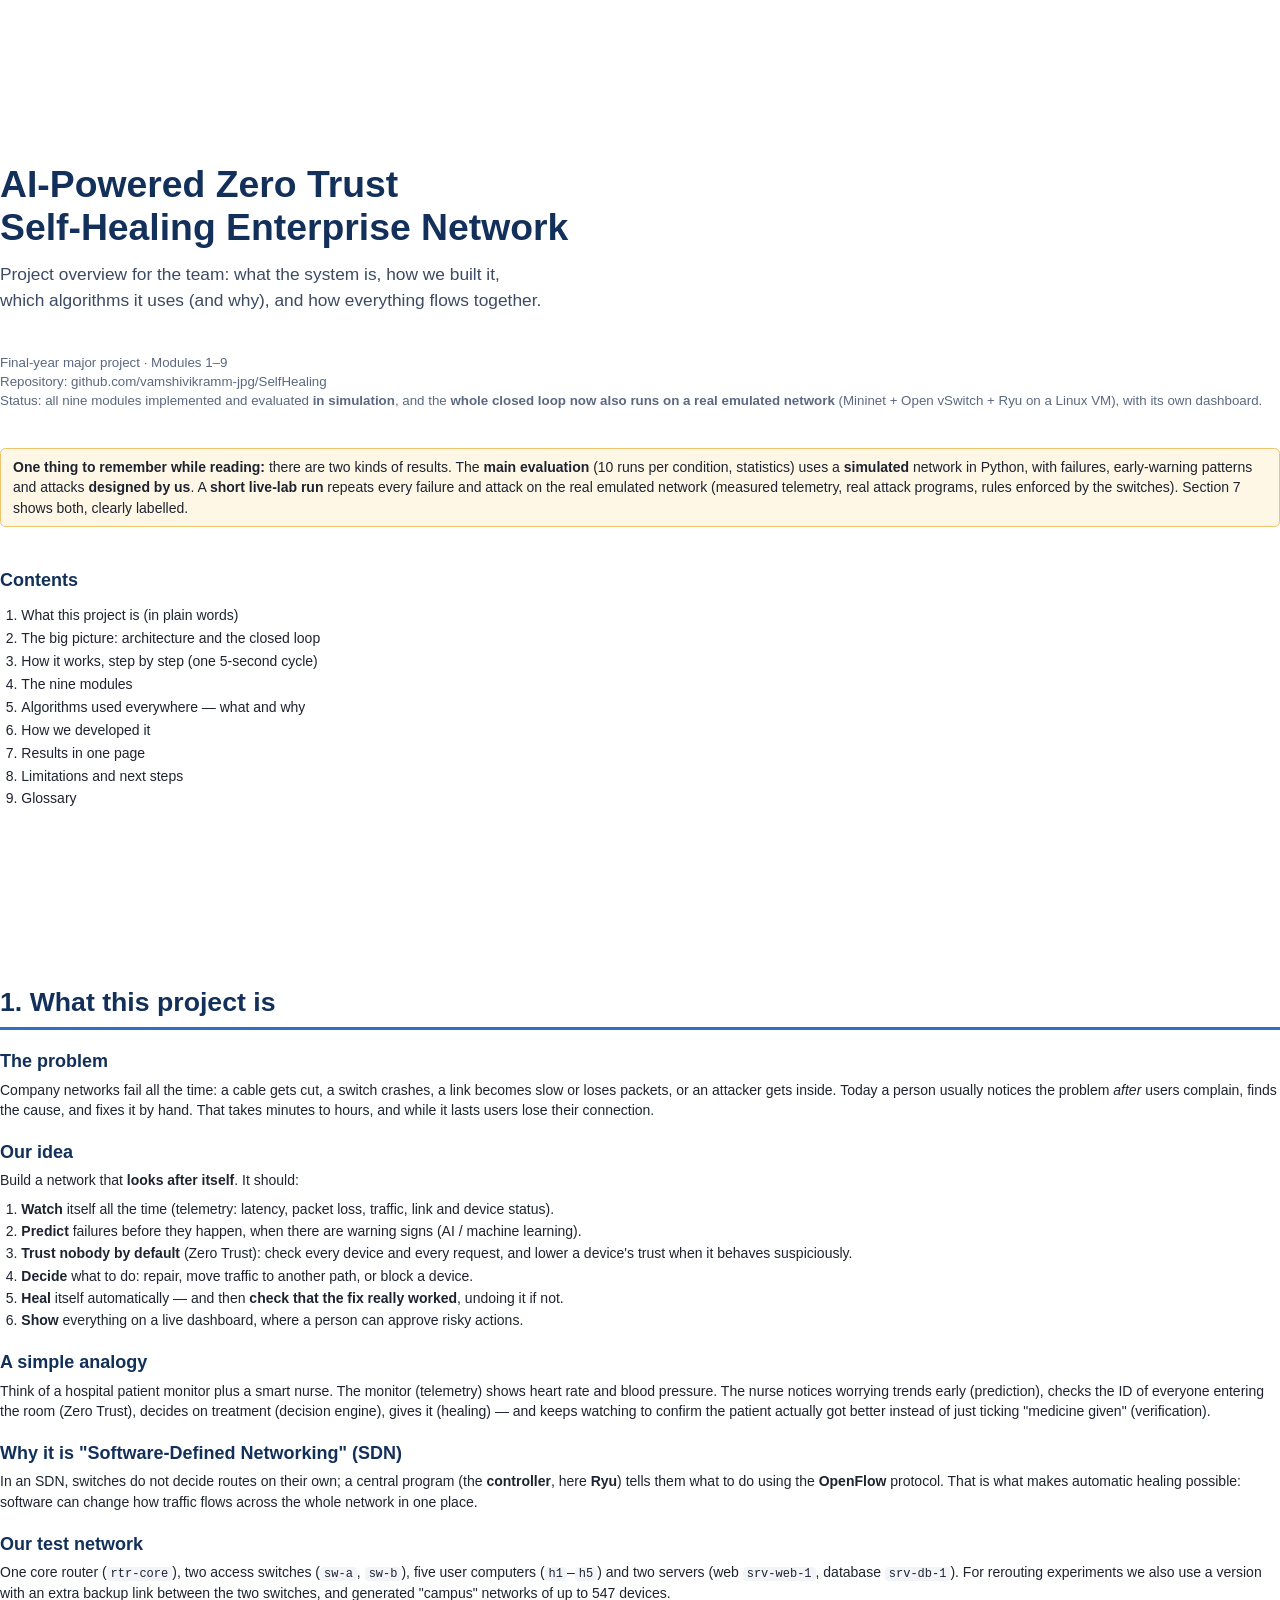
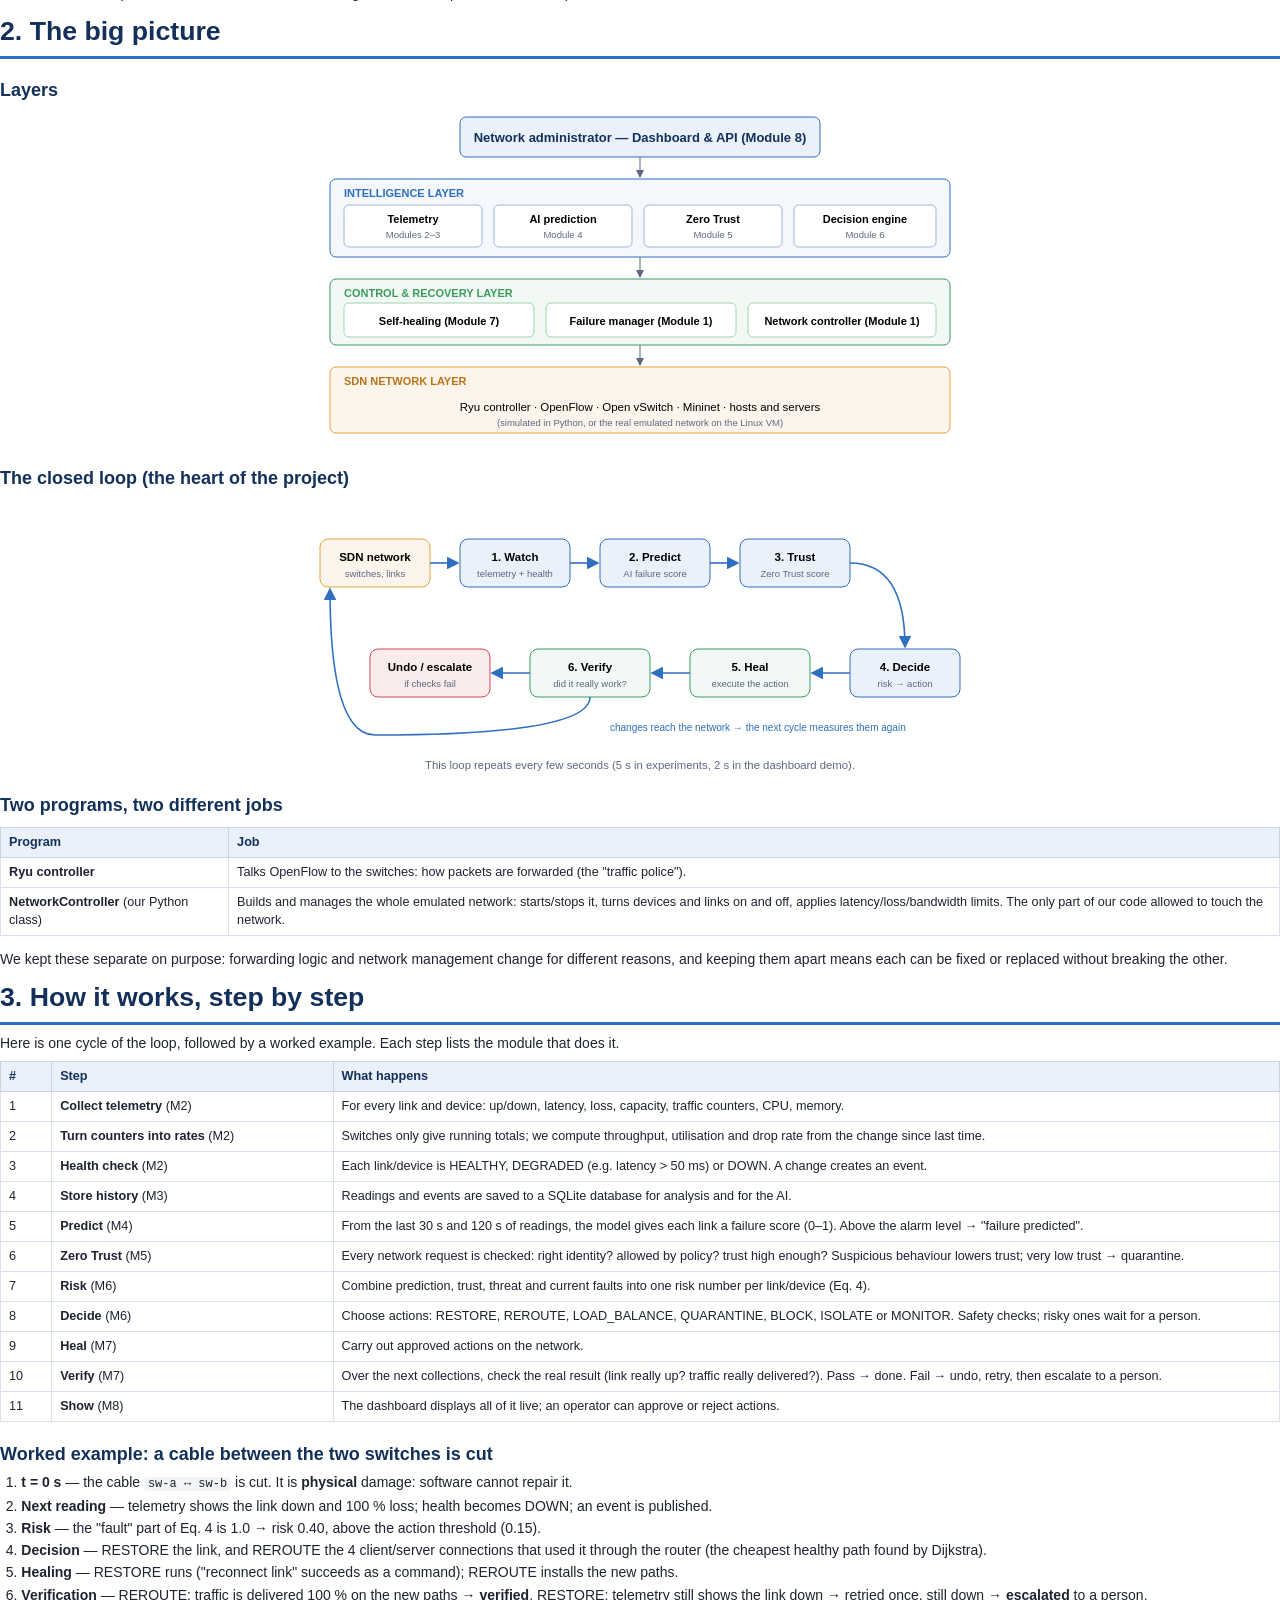
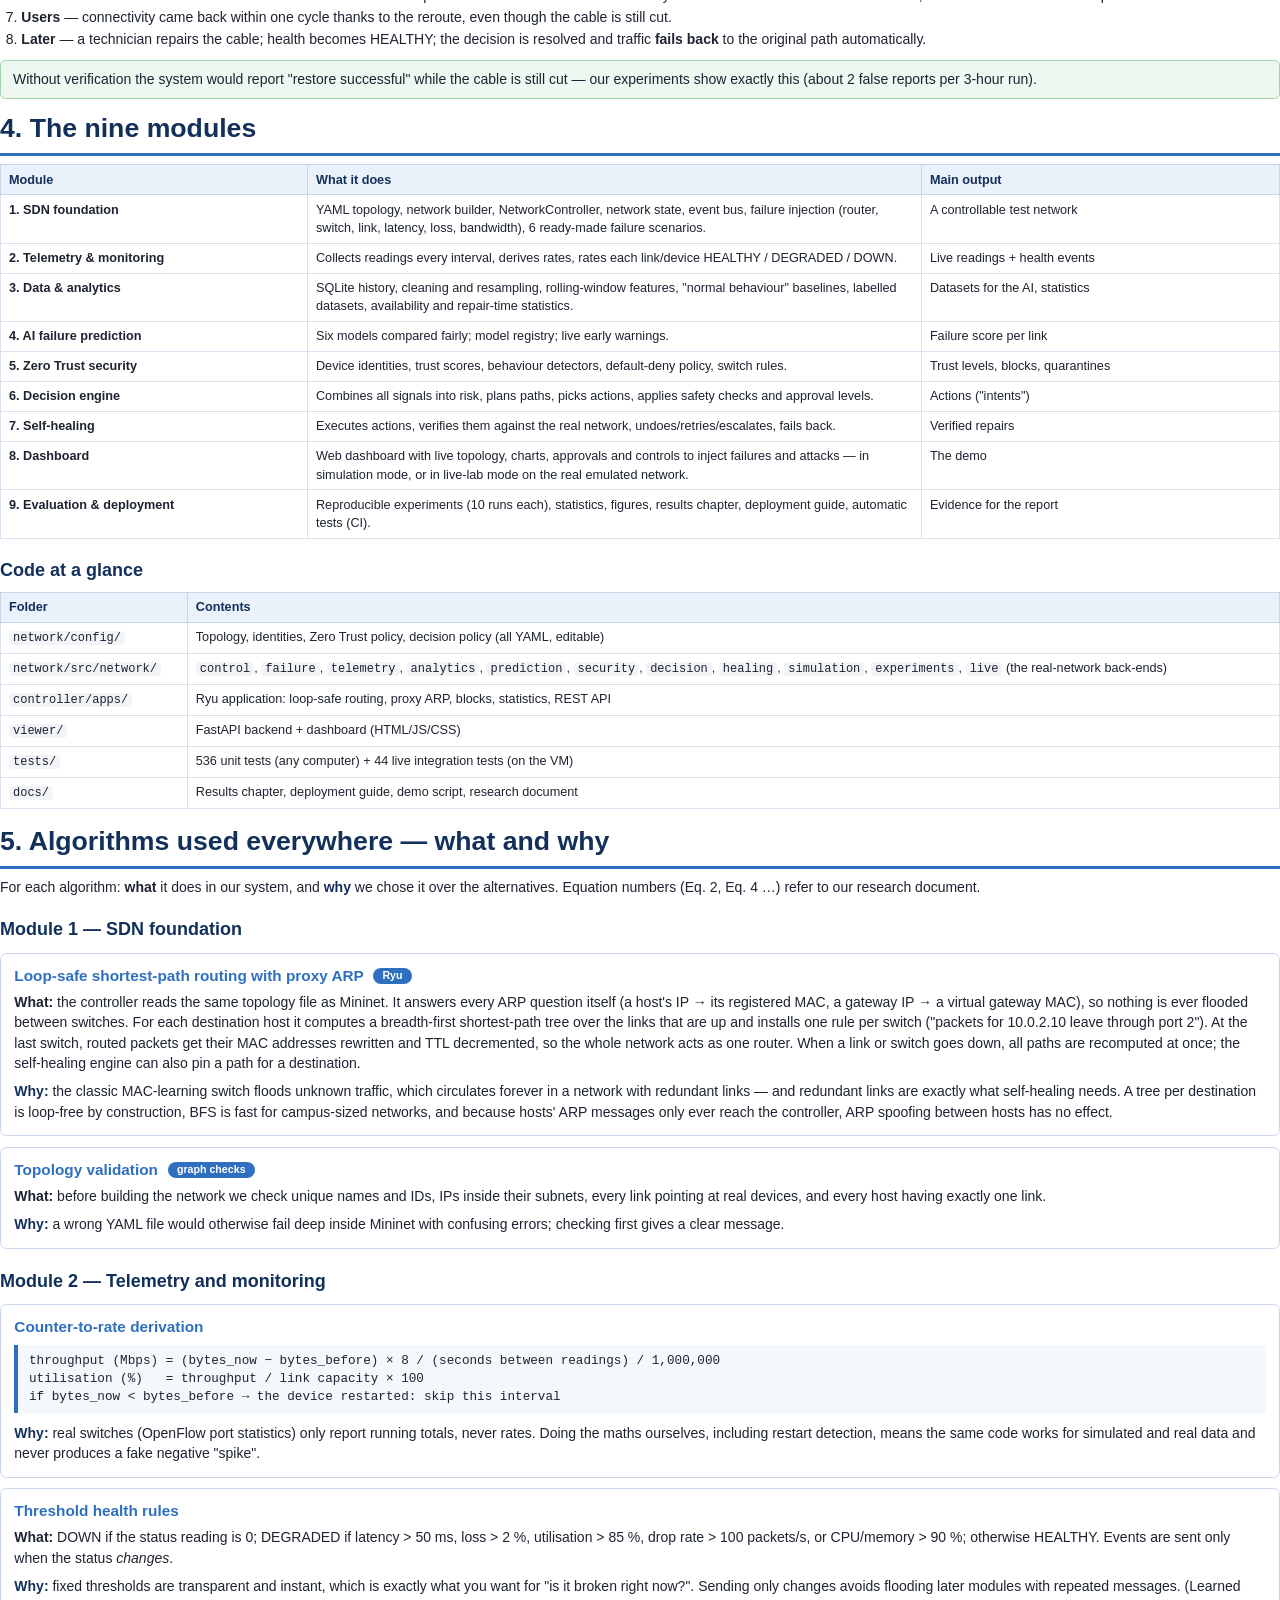
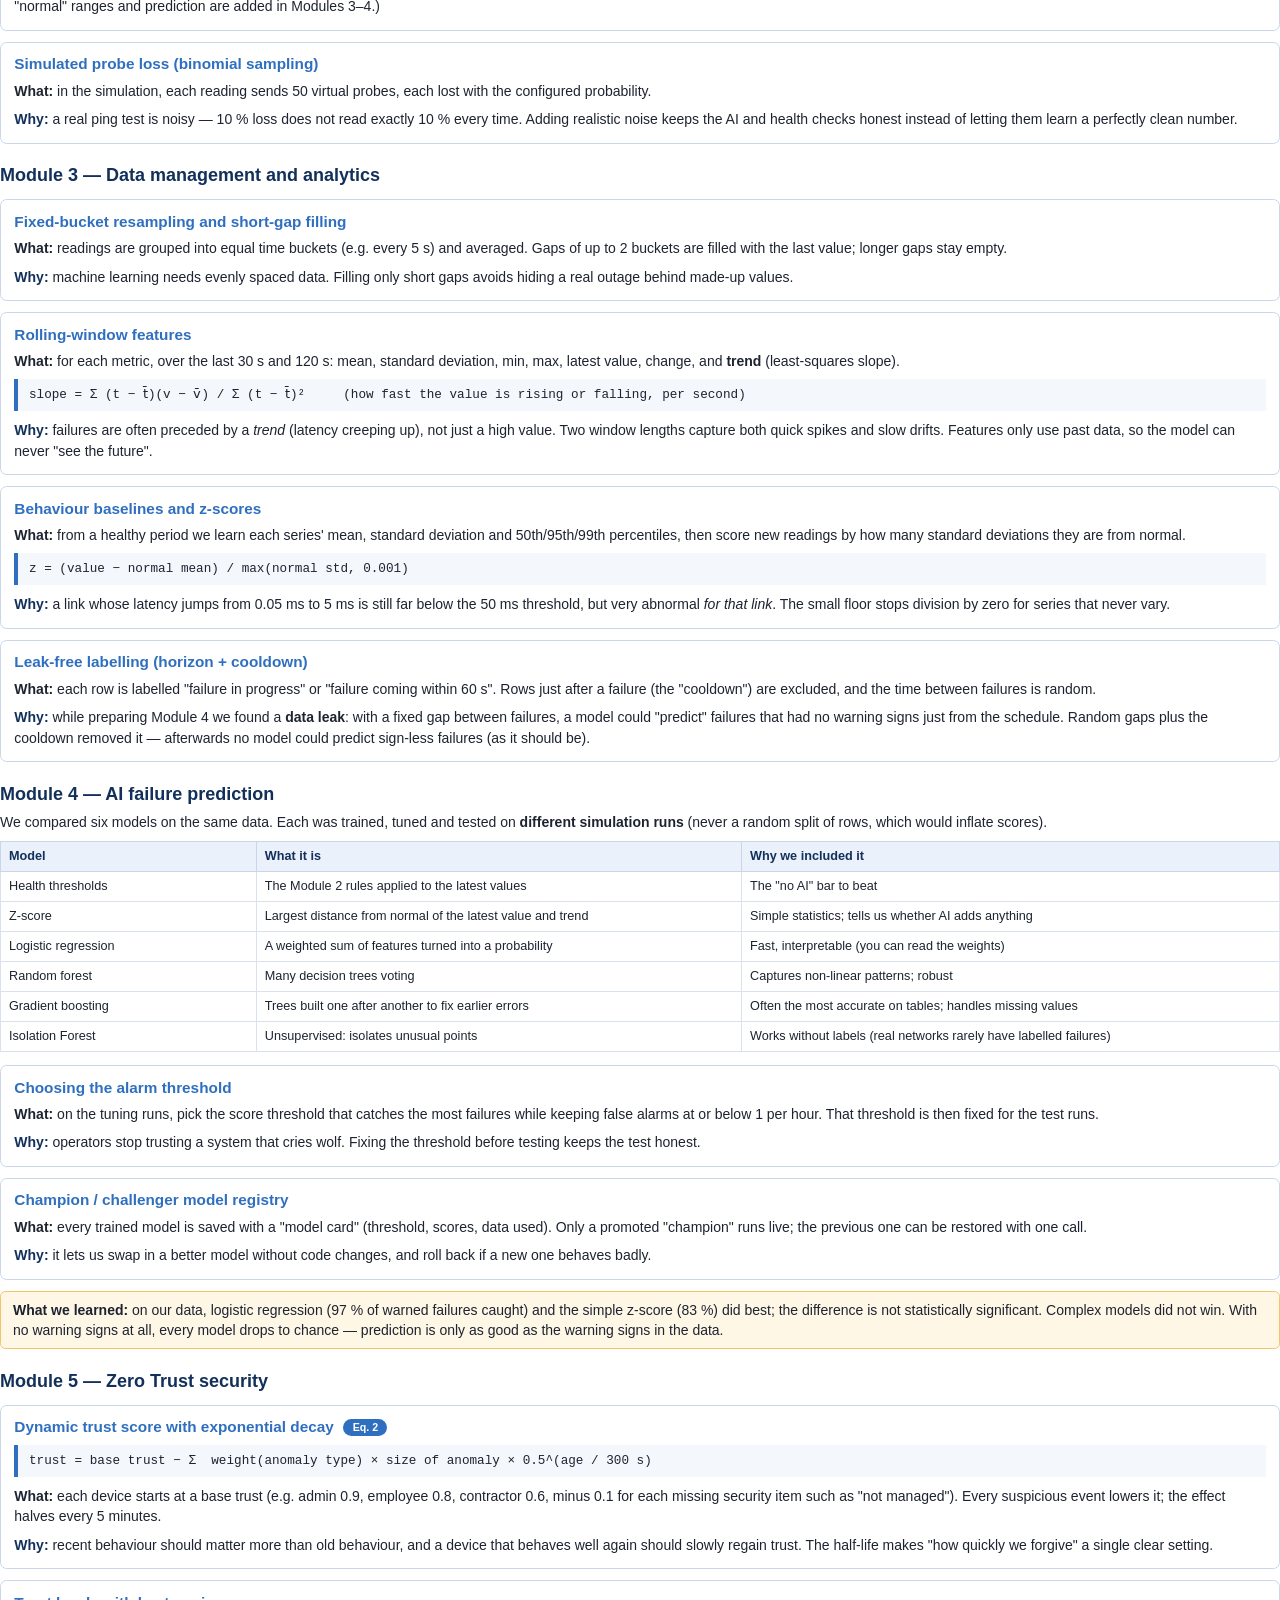
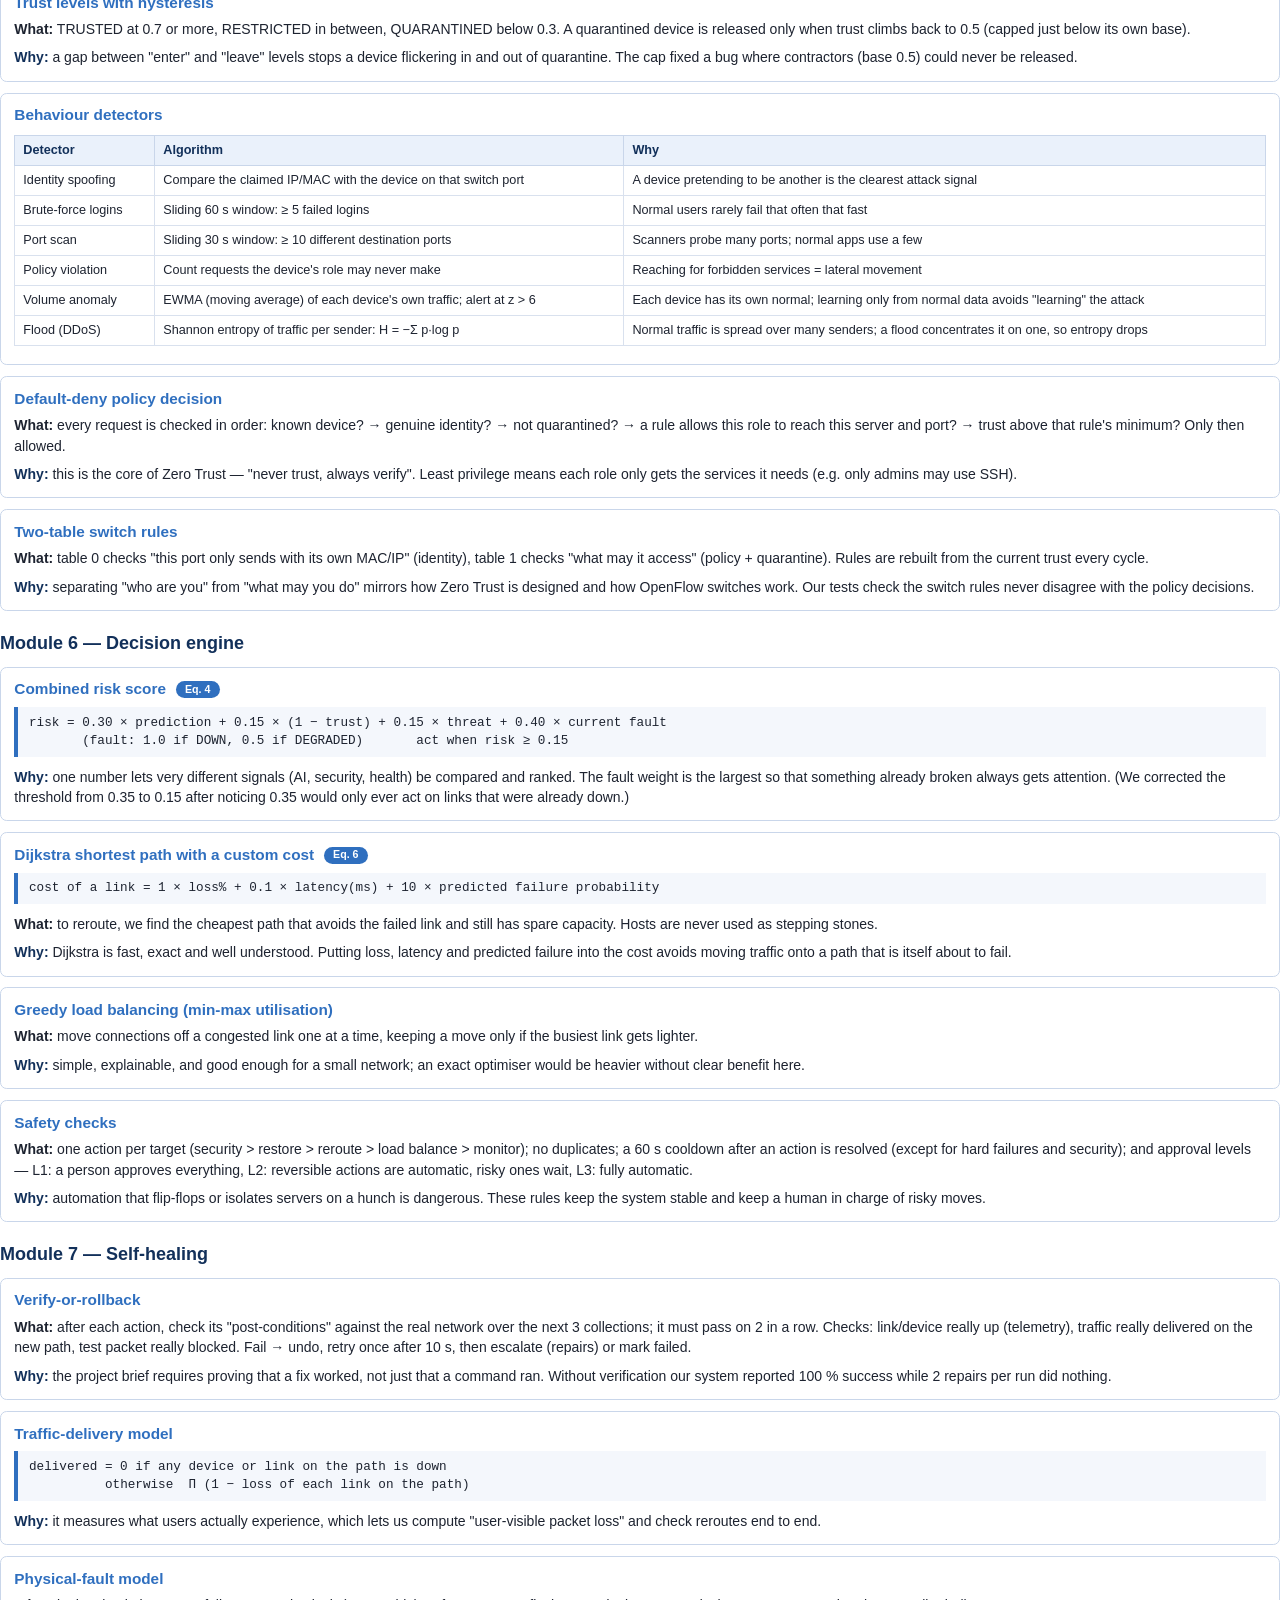
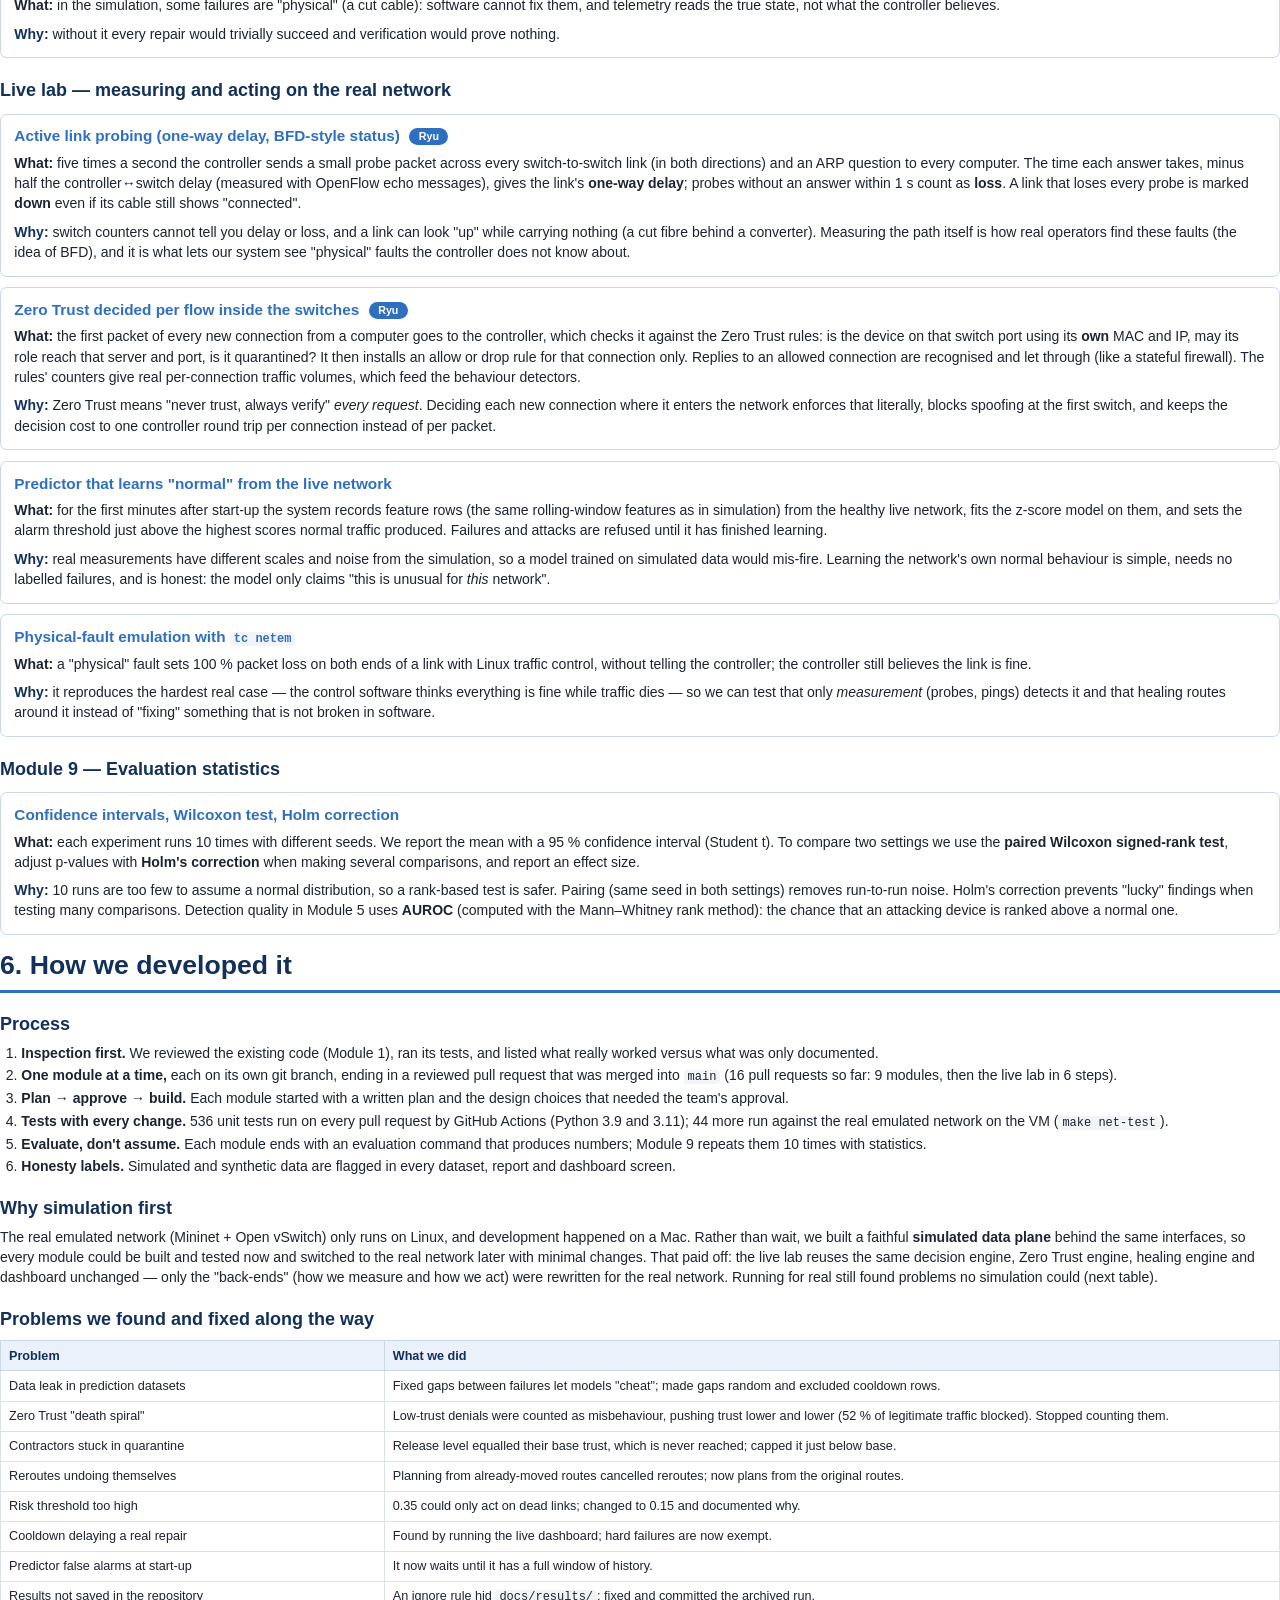
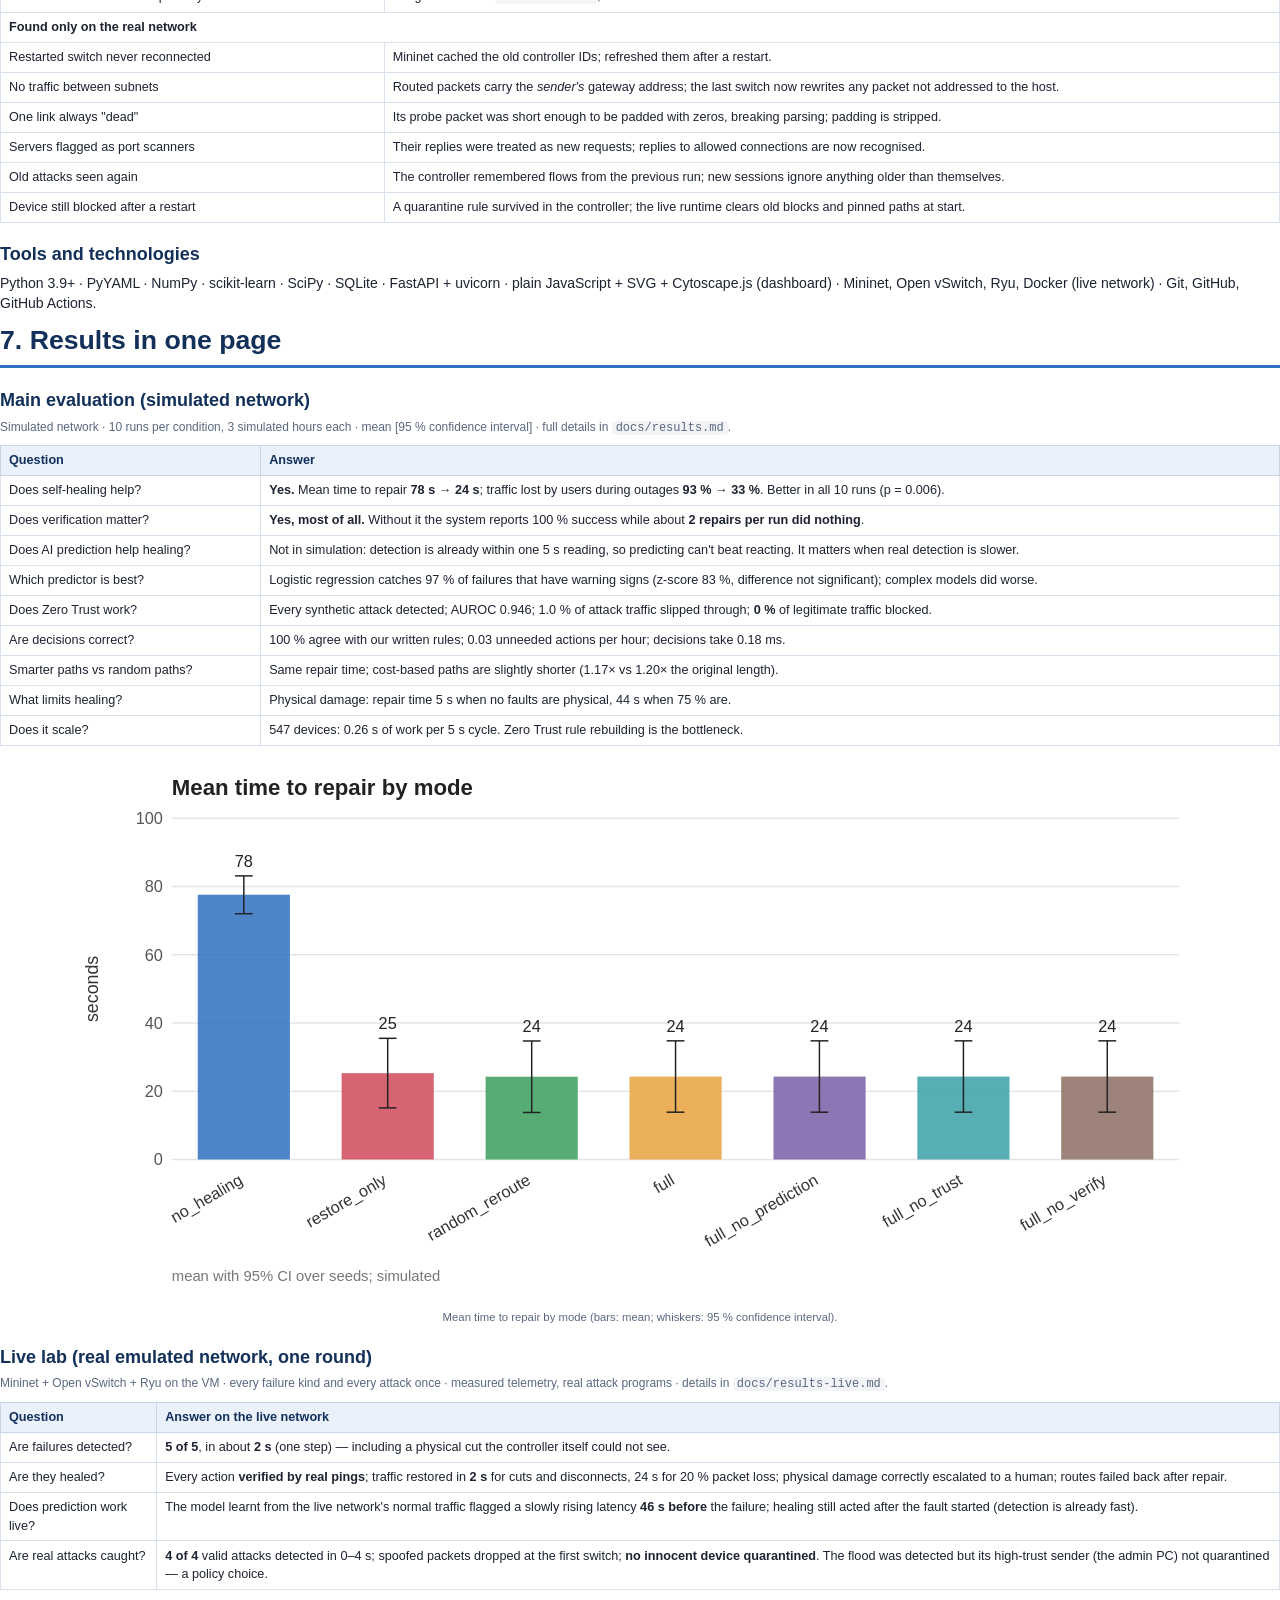
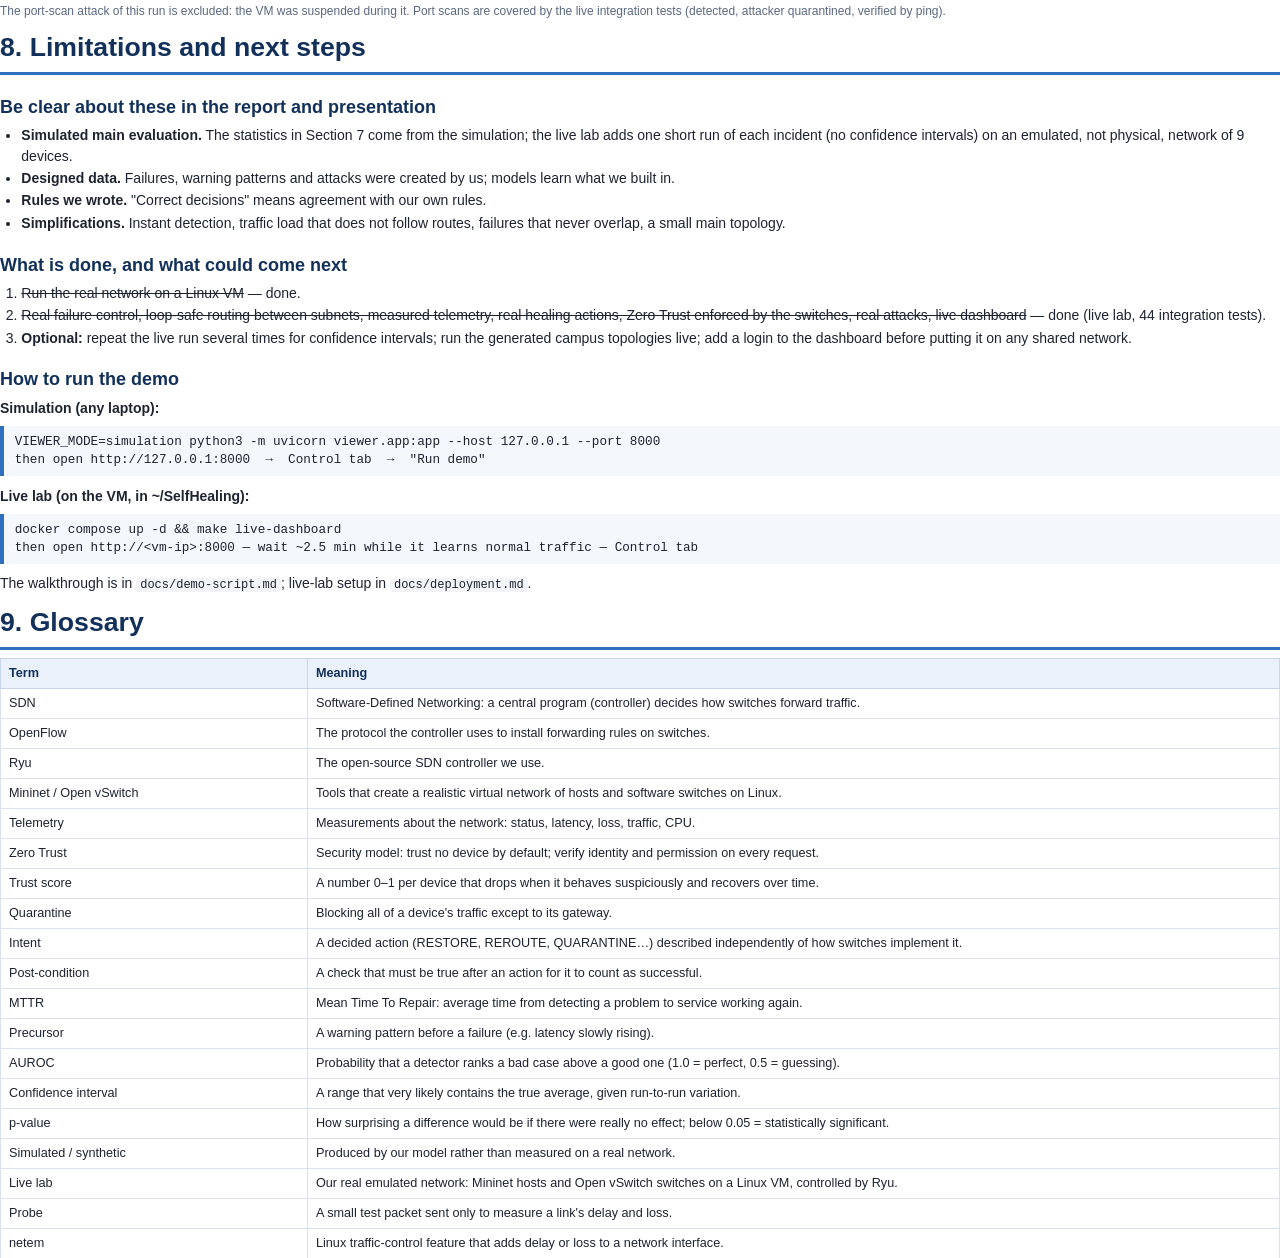
<file: docs/overview/project-overview.html>
<!DOCTYPE html>
<html lang="en">
<head>
<meta charset="UTF-8">
<title>AI-Powered Zero Trust Self-Healing Enterprise Network — Project Overview</title>
<style>
  @page { size: A4; margin: 16mm 15mm 16mm 15mm; }
  * { box-sizing: border-box; }
  body { font-family: -apple-system, "Helvetica Neue", Helvetica, Arial, sans-serif; font-size: 10.5pt;
         line-height: 1.45; color: #1d2330; margin: 0; }
  h1 { font-size: 20pt; color: #12305a; margin: 0 0 6pt; padding-bottom: 4pt; border-bottom: 2.5pt solid #2f6fbf;
       page-break-before: always; }
  h1.first { page-break-before: avoid; }
  h2 { font-size: 13.5pt; color: #12305a; margin: 14pt 0 4pt; }
  h3 { font-size: 11.5pt; color: #2f6fbf; margin: 10pt 0 3pt; }
  p { margin: 4pt 0 6pt; }
  ul, ol { margin: 3pt 0 6pt 16pt; padding: 0; }
  li { margin: 1.5pt 0; }
  table { width: 100%; border-collapse: collapse; margin: 6pt 0 10pt; font-size: 9.5pt; page-break-inside: avoid; }
  th { background: #eaf1fb; color: #12305a; text-align: left; padding: 4pt 6pt; border: 0.6pt solid #c9d6ea; }
  td { padding: 4pt 6pt; border: 0.6pt solid #d9e1ee; vertical-align: top; }
  code, .mono { font-family: Menlo, Consolas, monospace; font-size: 9pt; background: #f2f4f8; padding: 0 3pt; border-radius: 3pt; }
  .formula { font-family: Menlo, Consolas, monospace; font-size: 9.5pt; background: #f4f7fc; border-left: 3pt solid #2f6fbf;
             padding: 5pt 8pt; margin: 5pt 0 7pt; white-space: pre-wrap; }
  .note { background: #fff7e6; border: 0.8pt solid #f0c36d; border-radius: 4pt; padding: 6pt 9pt; margin: 8pt 0; }
  .ok { background: #eef8f1; border: 0.8pt solid #9fd3ad; border-radius: 4pt; padding: 6pt 9pt; margin: 8pt 0; }
  .algo { border: 0.8pt solid #c9d6ea; border-radius: 5pt; padding: 6pt 10pt 4pt; margin: 8pt 0; page-break-inside: avoid; }
  .algo h3 { margin-top: 2pt; }
  .tag { display: inline-block; font-size: 8pt; font-weight: 700; color: #fff; background: #2f6fbf; border-radius: 8pt;
         padding: 0.5pt 7pt; margin-left: 4pt; vertical-align: 1pt; }
  .why { color: #12305a; font-weight: 700; }
  .grid2 { display: flex; gap: 10pt; }
  .grid2 > div { flex: 1; }
  .cover { height: 260mm; display: flex; flex-direction: column; justify-content: center; }
  .cover .title { font-size: 28pt; font-weight: 800; color: #12305a; line-height: 1.15; }
  .cover .sub { font-size: 13pt; color: #3c4a63; margin-top: 10pt; }
  .cover .meta { margin-top: 30pt; font-size: 10pt; color: #5b6880; }
  .toc li { margin: 2pt 0; }
  .small { font-size: 9pt; color: #5b6880; }
  svg text { font-family: -apple-system, Helvetica, Arial, sans-serif; }
  .figure { text-align: center; margin: 6pt 0 8pt; page-break-inside: avoid; }
  .caption { font-size: 8.5pt; color: #5b6880; text-align: center; margin-top: 2pt; }
</style>
</head>
<body>

<!-- ================= COVER ================= -->
<div class="cover">
  <div class="title">AI-Powered Zero Trust<br>Self-Healing Enterprise Network</div>
  <div class="sub">Project overview for the team: what the system is, how we built it,<br>
    which algorithms it uses (and why), and how everything flows together.</div>
  <div class="meta">
    Final-year major project · Modules 1–9<br>
    Repository: github.com/vamshivikramm-jpg/SelfHealing<br>
    Status: all nine modules implemented and evaluated <b>in simulation</b>, and the <b>whole closed loop now also
    runs on a real emulated network</b> (Mininet + Open vSwitch + Ryu on a Linux VM), with its own dashboard.
  </div>
  <div class="note" style="margin-top:28pt">
    <b>One thing to remember while reading:</b> there are two kinds of results. The <b>main evaluation</b> (10 runs per
    condition, statistics) uses a <b>simulated</b> network in Python, with failures, early-warning patterns and attacks
    <b>designed by us</b>. A <b>short live-lab run</b> repeats every failure and attack on the real emulated network
    (measured telemetry, real attack programs, rules enforced by the switches). Section 7 shows both, clearly labelled.
  </div>
  <h2 style="margin-top:22pt">Contents</h2>
  <ol class="toc">
    <li>What this project is (in plain words)</li>
    <li>The big picture: architecture and the closed loop</li>
    <li>How it works, step by step (one 5-second cycle)</li>
    <li>The nine modules</li>
    <li>Algorithms used everywhere — what and why</li>
    <li>How we developed it</li>
    <li>Results in one page</li>
    <li>Limitations and next steps</li>
    <li>Glossary</li>
  </ol>
</div>

<!-- ================= 1 ================= -->
<h1 class="first" style="page-break-before: always">1. What this project is</h1>

<h2>The problem</h2>
<p>Company networks fail all the time: a cable gets cut, a switch crashes, a link becomes slow or loses packets,
or an attacker gets inside. Today a person usually notices the problem <i>after</i> users complain, finds the cause,
and fixes it by hand. That takes minutes to hours, and while it lasts users lose their connection.</p>

<h2>Our idea</h2>
<p>Build a network that <b>looks after itself</b>. It should:</p>
<ol>
  <li><b>Watch</b> itself all the time (telemetry: latency, packet loss, traffic, link and device status).</li>
  <li><b>Predict</b> failures before they happen, when there are warning signs (AI / machine learning).</li>
  <li><b>Trust nobody by default</b> (Zero Trust): check every device and every request, and lower a device's trust
      when it behaves suspiciously.</li>
  <li><b>Decide</b> what to do: repair, move traffic to another path, or block a device.</li>
  <li><b>Heal</b> itself automatically — and then <b>check that the fix really worked</b>, undoing it if not.</li>
  <li><b>Show</b> everything on a live dashboard, where a person can approve risky actions.</li>
</ol>

<h2>A simple analogy</h2>
<p>Think of a hospital patient monitor plus a smart nurse. The monitor (telemetry) shows heart rate and blood pressure.
The nurse notices worrying trends early (prediction), checks the ID of everyone entering the room (Zero Trust),
decides on treatment (decision engine), gives it (healing) — and keeps watching to confirm the patient actually got
better instead of just ticking "medicine given" (verification).</p>

<h2>Why it is "Software-Defined Networking" (SDN)</h2>
<p>In an SDN, switches do not decide routes on their own; a central program (the <b>controller</b>, here
<b>Ryu</b>) tells them what to do using the <b>OpenFlow</b> protocol. That is what makes automatic healing
possible: software can change how traffic flows across the whole network in one place.</p>

<h2>Our test network</h2>
<p>One core router (<code>rtr-core</code>), two access switches (<code>sw-a</code>, <code>sw-b</code>), five user
computers (<code>h1</code>–<code>h5</code>) and two servers (web <code>srv-web-1</code>, database
<code>srv-db-1</code>). For rerouting experiments we also use a version with an extra backup link between the two
switches, and generated "campus" networks of up to 547 devices.</p>

<!-- ================= 2 ================= -->
<h1>2. The big picture</h1>

<h2>Layers</h2>
<div class="figure">
<svg width="660" height="330" viewBox="0 0 660 330">
  <defs><marker id="a" markerWidth="8" markerHeight="8" refX="7" refY="4" orient="auto"><path d="M0,0 L8,4 L0,8 z" fill="#5b6880"/></marker></defs>
  <rect x="150" y="6" width="360" height="40" rx="6" fill="#eaf1fb" stroke="#2f6fbf"/>
  <text x="330" y="31" text-anchor="middle" font-size="13" font-weight="700" fill="#12305a">Network administrator — Dashboard &amp; API (Module 8)</text>
  <line x1="330" y1="46" x2="330" y2="66" stroke="#5b6880" marker-end="url(#a)"/>
  <rect x="20" y="68" width="620" height="78" rx="6" fill="#f4f7fc" stroke="#2f6fbf"/>
  <text x="34" y="86" font-size="11" font-weight="700" fill="#2f6fbf">INTELLIGENCE LAYER</text>
  <rect x="34" y="94" width="138" height="42" rx="5" fill="#fff" stroke="#9db7dd"/><text x="103" y="112" text-anchor="middle" font-size="11" font-weight="700">Telemetry</text><text x="103" y="127" text-anchor="middle" font-size="9.5" fill="#5b6880">Modules 2–3</text>
  <rect x="184" y="94" width="138" height="42" rx="5" fill="#fff" stroke="#9db7dd"/><text x="253" y="112" text-anchor="middle" font-size="11" font-weight="700">AI prediction</text><text x="253" y="127" text-anchor="middle" font-size="9.5" fill="#5b6880">Module 4</text>
  <rect x="334" y="94" width="138" height="42" rx="5" fill="#fff" stroke="#9db7dd"/><text x="403" y="112" text-anchor="middle" font-size="11" font-weight="700">Zero Trust</text><text x="403" y="127" text-anchor="middle" font-size="9.5" fill="#5b6880">Module 5</text>
  <rect x="484" y="94" width="142" height="42" rx="5" fill="#fff" stroke="#9db7dd"/><text x="555" y="112" text-anchor="middle" font-size="11" font-weight="700">Decision engine</text><text x="555" y="127" text-anchor="middle" font-size="9.5" fill="#5b6880">Module 6</text>
  <line x1="330" y1="146" x2="330" y2="166" stroke="#5b6880" marker-end="url(#a)"/>
  <rect x="20" y="168" width="620" height="66" rx="6" fill="#f2f9f4" stroke="#3a9d5d"/>
  <text x="34" y="186" font-size="11" font-weight="700" fill="#3a9d5d">CONTROL &amp; RECOVERY LAYER</text>
  <rect x="34" y="192" width="190" height="34" rx="5" fill="#fff" stroke="#9fd3ad"/><text x="129" y="214" text-anchor="middle" font-size="11" font-weight="700">Self-healing (Module 7)</text>
  <rect x="236" y="192" width="190" height="34" rx="5" fill="#fff" stroke="#9fd3ad"/><text x="331" y="214" text-anchor="middle" font-size="11" font-weight="700">Failure manager (Module 1)</text>
  <rect x="438" y="192" width="188" height="34" rx="5" fill="#fff" stroke="#9fd3ad"/><text x="532" y="214" text-anchor="middle" font-size="11" font-weight="700">Network controller (Module 1)</text>
  <line x1="330" y1="234" x2="330" y2="254" stroke="#5b6880" marker-end="url(#a)"/>
  <rect x="20" y="256" width="620" height="66" rx="6" fill="#fdf5ec" stroke="#e8a33d"/>
  <text x="34" y="274" font-size="11" font-weight="700" fill="#b8741a">SDN NETWORK LAYER</text>
  <text x="330" y="300" text-anchor="middle" font-size="11.5">Ryu controller · OpenFlow · Open vSwitch · Mininet · hosts and servers</text>
  <text x="330" y="315" text-anchor="middle" font-size="9.5" fill="#5b6880">(simulated in Python, or the real emulated network on the Linux VM)</text>
</svg>
</div>

<h2>The closed loop (the heart of the project)</h2>
<div class="figure">
<svg width="660" height="250" viewBox="0 0 660 250">
  <defs><marker id="b" markerWidth="8" markerHeight="8" refX="7" refY="4" orient="auto"><path d="M0,0 L8,4 L0,8 z" fill="#2f6fbf"/></marker></defs>
  <g font-size="11.5" font-weight="700" text-anchor="middle">
    <rect x="10" y="40" width="110" height="48" rx="8" fill="#fdf5ec" stroke="#e8a33d"/><text x="65" y="62">SDN network</text><text x="65" y="78" font-size="9.5" font-weight="400" fill="#5b6880">switches, links</text>
    <rect x="150" y="40" width="110" height="48" rx="8" fill="#eaf1fb" stroke="#2f6fbf"/><text x="205" y="62">1. Watch</text><text x="205" y="78" font-size="9.5" font-weight="400" fill="#5b6880">telemetry + health</text>
    <rect x="290" y="40" width="110" height="48" rx="8" fill="#eaf1fb" stroke="#2f6fbf"/><text x="345" y="62">2. Predict</text><text x="345" y="78" font-size="9.5" font-weight="400" fill="#5b6880">AI failure score</text>
    <rect x="430" y="40" width="110" height="48" rx="8" fill="#eaf1fb" stroke="#2f6fbf"/><text x="485" y="62">3. Trust</text><text x="485" y="78" font-size="9.5" font-weight="400" fill="#5b6880">Zero Trust score</text>
    <rect x="540" y="150" width="110" height="48" rx="8" fill="#eaf1fb" stroke="#2f6fbf"/><text x="595" y="172">4. Decide</text><text x="595" y="188" font-size="9.5" font-weight="400" fill="#5b6880">risk → action</text>
    <rect x="380" y="150" width="120" height="48" rx="8" fill="#f2f9f4" stroke="#3a9d5d"/><text x="440" y="172">5. Heal</text><text x="440" y="188" font-size="9.5" font-weight="400" fill="#5b6880">execute the action</text>
    <rect x="220" y="150" width="120" height="48" rx="8" fill="#f2f9f4" stroke="#3a9d5d"/><text x="280" y="172">6. Verify</text><text x="280" y="188" font-size="9.5" font-weight="400" fill="#5b6880">did it really work?</text>
    <rect x="60" y="150" width="120" height="48" rx="8" fill="#fbecec" stroke="#d1495b"/><text x="120" y="172">Undo / escalate</text><text x="120" y="188" font-size="9.5" font-weight="400" fill="#5b6880">if checks fail</text>
  </g>
  <g stroke="#2f6fbf" stroke-width="1.6" fill="none">
    <line x1="120" y1="64" x2="148" y2="64" marker-end="url(#b)"/>
    <line x1="260" y1="64" x2="288" y2="64" marker-end="url(#b)"/>
    <line x1="400" y1="64" x2="428" y2="64" marker-end="url(#b)"/>
    <path d="M540,64 Q595,64 595,148" marker-end="url(#b)"/>
    <line x1="540" y1="174" x2="502" y2="174" marker-end="url(#b)"/>
    <line x1="380" y1="174" x2="342" y2="174" marker-end="url(#b)"/>
    <line x1="220" y1="174" x2="182" y2="174" marker-end="url(#b)"/>
    <path d="M280,198 Q280,236 65,236 Q20,236 20,90" marker-end="url(#b)"/>
  </g>
  <text x="300" y="232" font-size="10" fill="#2f6fbf">changes reach the network → the next cycle measures them again</text>
</svg>
<div class="caption">This loop repeats every few seconds (5 s in experiments, 2 s in the dashboard demo).</div>
</div>

<h2>Two programs, two different jobs</h2>
<table>
  <tr><th>Program</th><th>Job</th></tr>
  <tr><td><b>Ryu controller</b></td><td>Talks OpenFlow to the switches: how packets are forwarded (the "traffic police").</td></tr>
  <tr><td><b>NetworkController</b> (our Python class)</td><td>Builds and manages the whole emulated network: starts/stops it, turns devices
    and links on and off, applies latency/loss/bandwidth limits. The only part of our code allowed to touch the network.</td></tr>
</table>
<p>We kept these separate on purpose: forwarding logic and network management change for different reasons, and keeping
them apart means each can be fixed or replaced without breaking the other.</p>

<!-- ================= 3 ================= -->
<h1>3. How it works, step by step</h1>
<p>Here is one cycle of the loop, followed by a worked example. Each step lists the module that does it.</p>

<table>
  <tr><th style="width:4%">#</th><th style="width:22%">Step</th><th>What happens</th></tr>
  <tr><td>1</td><td><b>Collect telemetry</b> (M2)</td><td>For every link and device: up/down, latency, loss, capacity, traffic counters, CPU, memory.</td></tr>
  <tr><td>2</td><td><b>Turn counters into rates</b> (M2)</td><td>Switches only give running totals; we compute throughput, utilisation and drop rate from the change since last time.</td></tr>
  <tr><td>3</td><td><b>Health check</b> (M2)</td><td>Each link/device is HEALTHY, DEGRADED (e.g. latency &gt; 50 ms) or DOWN. A change creates an event.</td></tr>
  <tr><td>4</td><td><b>Store history</b> (M3)</td><td>Readings and events are saved to a SQLite database for analysis and for the AI.</td></tr>
  <tr><td>5</td><td><b>Predict</b> (M4)</td><td>From the last 30 s and 120 s of readings, the model gives each link a failure score (0–1). Above the alarm level → "failure predicted".</td></tr>
  <tr><td>6</td><td><b>Zero Trust</b> (M5)</td><td>Every network request is checked: right identity? allowed by policy? trust high enough? Suspicious behaviour lowers trust; very low trust → quarantine.</td></tr>
  <tr><td>7</td><td><b>Risk</b> (M6)</td><td>Combine prediction, trust, threat and current faults into one risk number per link/device (Eq. 4).</td></tr>
  <tr><td>8</td><td><b>Decide</b> (M6)</td><td>Choose actions: RESTORE, REROUTE, LOAD_BALANCE, QUARANTINE, BLOCK, ISOLATE or MONITOR. Safety checks; risky ones wait for a person.</td></tr>
  <tr><td>9</td><td><b>Heal</b> (M7)</td><td>Carry out approved actions on the network.</td></tr>
  <tr><td>10</td><td><b>Verify</b> (M7)</td><td>Over the next collections, check the real result (link really up? traffic really delivered?). Pass → done. Fail → undo, retry, then escalate to a person.</td></tr>
  <tr><td>11</td><td><b>Show</b> (M8)</td><td>The dashboard displays all of it live; an operator can approve or reject actions.</td></tr>
</table>

<h2>Worked example: a cable between the two switches is cut</h2>
<ol>
  <li><b>t = 0 s</b> — the cable <code>sw-a ↔ sw-b</code> is cut. It is <b>physical</b> damage: software cannot repair it.</li>
  <li><b>Next reading</b> — telemetry shows the link down and 100 % loss; health becomes DOWN; an event is published.</li>
  <li><b>Risk</b> — the "fault" part of Eq. 4 is 1.0 → risk 0.40, above the action threshold (0.15).</li>
  <li><b>Decision</b> — RESTORE the link, and REROUTE the 4 client/server connections that used it through the router
      (the cheapest healthy path found by Dijkstra).</li>
  <li><b>Healing</b> — RESTORE runs ("reconnect link" succeeds as a command); REROUTE installs the new paths.</li>
  <li><b>Verification</b> — REROUTE: traffic is delivered 100 % on the new paths → <b>verified</b>.
      RESTORE: telemetry still shows the link down → retried once, still down → <b>escalated</b> to a person.</li>
  <li><b>Users</b> — connectivity came back within one cycle thanks to the reroute, even though the cable is still cut.</li>
  <li><b>Later</b> — a technician repairs the cable; health becomes HEALTHY; the decision is resolved and traffic
      <b>fails back</b> to the original path automatically.</li>
</ol>
<div class="ok">Without verification the system would report "restore successful" while the cable is still cut —
our experiments show exactly this (about 2 false reports per 3-hour run).</div>

<!-- ================= 4 ================= -->
<h1>4. The nine modules</h1>
<table>
  <tr><th style="width:24%">Module</th><th>What it does</th><th style="width:28%">Main output</th></tr>
  <tr><td><b>1. SDN foundation</b></td><td>YAML topology, network builder, NetworkController, network state, event bus, failure injection (router, switch, link, latency, loss, bandwidth), 6 ready-made failure scenarios.</td><td>A controllable test network</td></tr>
  <tr><td><b>2. Telemetry &amp; monitoring</b></td><td>Collects readings every interval, derives rates, rates each link/device HEALTHY / DEGRADED / DOWN.</td><td>Live readings + health events</td></tr>
  <tr><td><b>3. Data &amp; analytics</b></td><td>SQLite history, cleaning and resampling, rolling-window features, "normal behaviour" baselines, labelled datasets, availability and repair-time statistics.</td><td>Datasets for the AI, statistics</td></tr>
  <tr><td><b>4. AI failure prediction</b></td><td>Six models compared fairly; model registry; live early warnings.</td><td>Failure score per link</td></tr>
  <tr><td><b>5. Zero Trust security</b></td><td>Device identities, trust scores, behaviour detectors, default-deny policy, switch rules.</td><td>Trust levels, blocks, quarantines</td></tr>
  <tr><td><b>6. Decision engine</b></td><td>Combines all signals into risk, plans paths, picks actions, applies safety checks and approval levels.</td><td>Actions ("intents")</td></tr>
  <tr><td><b>7. Self-healing</b></td><td>Executes actions, verifies them against the real network, undoes/retries/escalates, fails back.</td><td>Verified repairs</td></tr>
  <tr><td><b>8. Dashboard</b></td><td>Web dashboard with live topology, charts, approvals and controls to inject failures and attacks — in simulation mode, or in live-lab mode on the real emulated network.</td><td>The demo</td></tr>
  <tr><td><b>9. Evaluation &amp; deployment</b></td><td>Reproducible experiments (10 runs each), statistics, figures, results chapter, deployment guide, automatic tests (CI).</td><td>Evidence for the report</td></tr>
</table>

<h2>Code at a glance</h2>
<table>
  <tr><th>Folder</th><th>Contents</th></tr>
  <tr><td><code>network/config/</code></td><td>Topology, identities, Zero Trust policy, decision policy (all YAML, editable)</td></tr>
  <tr><td><code>network/src/network/</code></td><td><code>control</code>, <code>failure</code>, <code>telemetry</code>, <code>analytics</code>, <code>prediction</code>, <code>security</code>, <code>decision</code>, <code>healing</code>, <code>simulation</code>, <code>experiments</code>, <code>live</code> (the real-network back-ends)</td></tr>
  <tr><td><code>controller/apps/</code></td><td>Ryu application: loop-safe routing, proxy ARP, blocks, statistics, REST API</td></tr>
  <tr><td><code>viewer/</code></td><td>FastAPI backend + dashboard (HTML/JS/CSS)</td></tr>
  <tr><td><code>tests/</code></td><td>536 unit tests (any computer) + 44 live integration tests (on the VM)</td></tr>
  <tr><td><code>docs/</code></td><td>Results chapter, deployment guide, demo script, research document</td></tr>
</table>

<!-- ================= 5 ================= -->
<h1>5. Algorithms used everywhere — what and why</h1>
<p>For each algorithm: <b>what</b> it does in our system, and <span class="why">why</span> we chose it over the
alternatives. Equation numbers (Eq. 2, Eq. 4 …) refer to our research document.</p>

<h2>Module 1 — SDN foundation</h2>
<div class="algo"><h3>Loop-safe shortest-path routing with proxy ARP <span class="tag">Ryu</span></h3>
<p><b>What:</b> the controller reads the same topology file as Mininet. It answers every ARP question itself (a
host's IP &rarr; its registered MAC, a gateway IP &rarr; a virtual gateway MAC), so nothing is ever flooded between
switches. For each destination host it computes a breadth-first shortest-path tree over the links that are up and
installs one rule per switch ("packets for 10.0.2.10 leave through port 2"). At the last switch, routed packets get
their MAC addresses rewritten and TTL decremented, so the whole network acts as one router. When a link or switch goes
down, all paths are recomputed at once; the self-healing engine can also pin a path for a destination.</p>
<p><span class="why">Why:</span> the classic MAC-learning switch floods unknown traffic, which circulates forever in a
network with redundant links &mdash; and redundant links are exactly what self-healing needs. A tree per destination is
loop-free by construction, BFS is fast for campus-sized networks, and because hosts' ARP messages only ever reach the
controller, ARP spoofing between hosts has no effect.</p></div>
<div class="algo"><h3>Topology validation <span class="tag">graph checks</span></h3>
<p><b>What:</b> before building the network we check unique names and IDs, IPs inside their subnets, every link
pointing at real devices, and every host having exactly one link.</p>
<p><span class="why">Why:</span> a wrong YAML file would otherwise fail deep inside Mininet with confusing errors;
checking first gives a clear message.</p></div>

<h2>Module 2 — Telemetry and monitoring</h2>
<div class="algo"><h3>Counter-to-rate derivation</h3>
<div class="formula">throughput (Mbps) = (bytes_now − bytes_before) × 8 / (seconds between readings) / 1,000,000
utilisation (%)   = throughput / link capacity × 100
if bytes_now &lt; bytes_before → the device restarted: skip this interval</div>
<p><span class="why">Why:</span> real switches (OpenFlow port statistics) only report running totals, never rates.
Doing the maths ourselves, including restart detection, means the same code works for simulated and real data and
never produces a fake negative "spike".</p></div>
<div class="algo"><h3>Threshold health rules</h3>
<p><b>What:</b> DOWN if the status reading is 0; DEGRADED if latency &gt; 50 ms, loss &gt; 2 %, utilisation &gt; 85 %,
drop rate &gt; 100 packets/s, or CPU/memory &gt; 90 %; otherwise HEALTHY. Events are sent only when the status
<i>changes</i>.</p>
<p><span class="why">Why:</span> fixed thresholds are transparent and instant, which is exactly what you want for
"is it broken right now?". Sending only changes avoids flooding later modules with repeated messages. (Learned
"normal" ranges and prediction are added in Modules 3–4.)</p></div>
<div class="algo"><h3>Simulated probe loss (binomial sampling)</h3>
<p><b>What:</b> in the simulation, each reading sends 50 virtual probes, each lost with the configured probability.</p>
<p><span class="why">Why:</span> a real ping test is noisy — 10 % loss does not read exactly 10 % every time. Adding
realistic noise keeps the AI and health checks honest instead of letting them learn a perfectly clean number.</p></div>

<h2>Module 3 — Data management and analytics</h2>
<div class="algo"><h3>Fixed-bucket resampling and short-gap filling</h3>
<p><b>What:</b> readings are grouped into equal time buckets (e.g. every 5 s) and averaged. Gaps of up to 2 buckets are
filled with the last value; longer gaps stay empty.</p>
<p><span class="why">Why:</span> machine learning needs evenly spaced data. Filling only short gaps avoids hiding a
real outage behind made-up values.</p></div>
<div class="algo"><h3>Rolling-window features</h3>
<p><b>What:</b> for each metric, over the last 30 s and 120 s: mean, standard deviation, min, max, latest value,
change, and <b>trend</b> (least-squares slope).</p>
<div class="formula">slope = Σ (t − t̄)(v − v̄) / Σ (t − t̄)²     (how fast the value is rising or falling, per second)</div>
<p><span class="why">Why:</span> failures are often preceded by a <i>trend</i> (latency creeping up), not just a high
value. Two window lengths capture both quick spikes and slow drifts. Features only use past data, so the model can never
"see the future".</p></div>
<div class="algo"><h3>Behaviour baselines and z-scores</h3>
<p><b>What:</b> from a healthy period we learn each series' mean, standard deviation and 50th/95th/99th percentiles,
then score new readings by how many standard deviations they are from normal.</p>
<div class="formula">z = (value − normal mean) / max(normal std, 0.001)</div>
<p><span class="why">Why:</span> a link whose latency jumps from 0.05 ms to 5 ms is still far below the 50 ms
threshold, but very abnormal <i>for that link</i>. The small floor stops division by zero for series that never vary.</p></div>
<div class="algo"><h3>Leak-free labelling (horizon + cooldown)</h3>
<p><b>What:</b> each row is labelled "failure in progress" or "failure coming within 60 s". Rows just after a failure
(the "cooldown") are excluded, and the time between failures is random.</p>
<p><span class="why">Why:</span> while preparing Module 4 we found a <b>data leak</b>: with a fixed gap between failures,
a model could "predict" failures that had no warning signs just from the schedule. Random gaps plus the cooldown removed
it — afterwards no model could predict sign-less failures (as it should be).</p></div>

<h2>Module 4 — AI failure prediction</h2>
<p>We compared six models on the same data. Each was trained, tuned and tested on <b>different simulation runs</b>
(never a random split of rows, which would inflate scores).</p>
<table>
  <tr><th style="width:20%">Model</th><th>What it is</th><th>Why we included it</th></tr>
  <tr><td>Health thresholds</td><td>The Module 2 rules applied to the latest values</td><td>The "no AI" bar to beat</td></tr>
  <tr><td>Z-score</td><td>Largest distance from normal of the latest value and trend</td><td>Simple statistics; tells us whether AI adds anything</td></tr>
  <tr><td>Logistic regression</td><td>A weighted sum of features turned into a probability</td><td>Fast, interpretable (you can read the weights)</td></tr>
  <tr><td>Random forest</td><td>Many decision trees voting</td><td>Captures non-linear patterns; robust</td></tr>
  <tr><td>Gradient boosting</td><td>Trees built one after another to fix earlier errors</td><td>Often the most accurate on tables; handles missing values</td></tr>
  <tr><td>Isolation Forest</td><td>Unsupervised: isolates unusual points</td><td>Works without labels (real networks rarely have labelled failures)</td></tr>
</table>
<div class="algo"><h3>Choosing the alarm threshold</h3>
<p><b>What:</b> on the tuning runs, pick the score threshold that catches the most failures while keeping false alarms
at or below 1 per hour. That threshold is then fixed for the test runs.</p>
<p><span class="why">Why:</span> operators stop trusting a system that cries wolf. Fixing the threshold before
testing keeps the test honest.</p></div>
<div class="algo"><h3>Champion / challenger model registry</h3>
<p><b>What:</b> every trained model is saved with a "model card" (threshold, scores, data used). Only a promoted
"champion" runs live; the previous one can be restored with one call.</p>
<p><span class="why">Why:</span> it lets us swap in a better model without code changes, and roll back if a new one
behaves badly.</p></div>
<div class="note"><b>What we learned:</b> on our data, logistic regression (97 % of warned failures caught) and the simple
z-score (83 %) did best; the difference is not statistically significant. Complex models did not win. With no warning
signs at all, every model drops to chance — prediction is only as good as the warning signs in the data.</div>

<h2>Module 5 — Zero Trust security</h2>
<div class="algo"><h3>Dynamic trust score with exponential decay <span class="tag">Eq. 2</span></h3>
<div class="formula">trust = base trust − Σ  weight(anomaly type) × size of anomaly × 0.5^(age / 300 s)</div>
<p><b>What:</b> each device starts at a base trust (e.g. admin 0.9, employee 0.8, contractor 0.6, minus 0.1 for each
missing security item such as "not managed"). Every suspicious event lowers it; the effect halves every 5 minutes.</p>
<p><span class="why">Why:</span> recent behaviour should matter more than old behaviour, and a device that behaves
well again should slowly regain trust. The half-life makes "how quickly we forgive" a single clear setting.</p></div>
<div class="algo"><h3>Trust levels with hysteresis</h3>
<p><b>What:</b> TRUSTED at 0.7 or more, RESTRICTED in between, QUARANTINED below 0.3. A quarantined device is released
only when trust climbs back to 0.5 (capped just below its own base).</p>
<p><span class="why">Why:</span> a gap between "enter" and "leave" levels stops a device flickering in and out of
quarantine. The cap fixed a bug where contractors (base 0.5) could never be released.</p></div>
<div class="algo"><h3>Behaviour detectors</h3>
<table>
  <tr><th>Detector</th><th>Algorithm</th><th>Why</th></tr>
  <tr><td>Identity spoofing</td><td>Compare the claimed IP/MAC with the device on that switch port</td><td>A device pretending to be another is the clearest attack signal</td></tr>
  <tr><td>Brute-force logins</td><td>Sliding 60 s window: ≥ 5 failed logins</td><td>Normal users rarely fail that often that fast</td></tr>
  <tr><td>Port scan</td><td>Sliding 30 s window: ≥ 10 different destination ports</td><td>Scanners probe many ports; normal apps use a few</td></tr>
  <tr><td>Policy violation</td><td>Count requests the device's role may never make</td><td>Reaching for forbidden services = lateral movement</td></tr>
  <tr><td>Volume anomaly</td><td>EWMA (moving average) of each device's own traffic; alert at z &gt; 6</td><td>Each device has its own normal; learning only from normal data avoids "learning" the attack</td></tr>
  <tr><td>Flood (DDoS)</td><td>Shannon entropy of traffic per sender: H = −Σ p·log p</td><td>Normal traffic is spread over many senders; a flood concentrates it on one, so entropy drops</td></tr>
</table></div>
<div class="algo"><h3>Default-deny policy decision</h3>
<p><b>What:</b> every request is checked in order: known device? → genuine identity? → not quarantined? → a rule allows
this role to reach this server and port? → trust above that rule's minimum? Only then allowed.</p>
<p><span class="why">Why:</span> this is the core of Zero Trust — "never trust, always verify". Least privilege means
each role only gets the services it needs (e.g. only admins may use SSH).</p></div>
<div class="algo"><h3>Two-table switch rules</h3>
<p><b>What:</b> table 0 checks "this port only sends with its own MAC/IP" (identity), table 1 checks "what may it access"
(policy + quarantine). Rules are rebuilt from the current trust every cycle.</p>
<p><span class="why">Why:</span> separating "who are you" from "what may you do" mirrors how Zero Trust is designed and
how OpenFlow switches work. Our tests check the switch rules never disagree with the policy decisions.</p></div>

<h2>Module 6 — Decision engine</h2>
<div class="algo"><h3>Combined risk score <span class="tag">Eq. 4</span></h3>
<div class="formula">risk = 0.30 × prediction + 0.15 × (1 − trust) + 0.15 × threat + 0.40 × current fault
       (fault: 1.0 if DOWN, 0.5 if DEGRADED)       act when risk ≥ 0.15</div>
<p><span class="why">Why:</span> one number lets very different signals (AI, security, health) be compared and ranked.
The fault weight is the largest so that something already broken always gets attention. (We corrected the threshold from
0.35 to 0.15 after noticing 0.35 would only ever act on links that were already down.)</p></div>
<div class="algo"><h3>Dijkstra shortest path with a custom cost <span class="tag">Eq. 6</span></h3>
<div class="formula">cost of a link = 1 × loss% + 0.1 × latency(ms) + 10 × predicted failure probability</div>
<p><b>What:</b> to reroute, we find the cheapest path that avoids the failed link and still has spare capacity. Hosts
are never used as stepping stones.</p>
<p><span class="why">Why:</span> Dijkstra is fast, exact and well understood. Putting loss, latency and predicted
failure into the cost avoids moving traffic onto a path that is itself about to fail.</p></div>
<div class="algo"><h3>Greedy load balancing (min-max utilisation)</h3>
<p><b>What:</b> move connections off a congested link one at a time, keeping a move only if the busiest link gets
lighter.</p>
<p><span class="why">Why:</span> simple, explainable, and good enough for a small network; an exact optimiser would be
heavier without clear benefit here.</p></div>
<div class="algo"><h3>Safety checks</h3>
<p><b>What:</b> one action per target (security &gt; restore &gt; reroute &gt; load balance &gt; monitor); no duplicates;
a 60 s cooldown after an action is resolved (except for hard failures and security); and approval levels — L1: a person
approves everything, L2: reversible actions are automatic, risky ones wait, L3: fully automatic.</p>
<p><span class="why">Why:</span> automation that flip-flops or isolates servers on a hunch is dangerous. These rules keep
the system stable and keep a human in charge of risky moves.</p></div>

<h2>Module 7 — Self-healing</h2>
<div class="algo"><h3>Verify-or-rollback</h3>
<p><b>What:</b> after each action, check its "post-conditions" against the real network over the next 3 collections;
it must pass on 2 in a row. Checks: link/device really up (telemetry), traffic really delivered on the new path, test
packet really blocked. Fail → undo, retry once after 10 s, then escalate (repairs) or mark failed.</p>
<p><span class="why">Why:</span> the project brief requires proving that a fix worked, not just that a command ran.
Without verification our system reported 100 % success while 2 repairs per run did nothing.</p></div>
<div class="algo"><h3>Traffic-delivery model</h3>
<div class="formula">delivered = 0 if any device or link on the path is down
          otherwise  Π (1 − loss of each link on the path)</div>
<p><span class="why">Why:</span> it measures what users actually experience, which lets us compute
"user-visible packet loss" and check reroutes end to end.</p></div>
<div class="algo"><h3>Physical-fault model</h3>
<p><b>What:</b> in the simulation, some failures are "physical" (a cut cable): software cannot fix them, and telemetry
reads the true state, not what the controller believes.</p>
<p><span class="why">Why:</span> without it every repair would trivially succeed and verification would prove nothing.</p></div>

<h2>Live lab — measuring and acting on the real network</h2>
<div class="algo"><h3>Active link probing (one-way delay, BFD-style status) <span class="tag">Ryu</span></h3>
<p><b>What:</b> five times a second the controller sends a small probe packet across every switch-to-switch link (in both
directions) and an ARP question to every computer. The time each answer takes, minus half the controller↔switch delay
(measured with OpenFlow echo messages), gives the link's <b>one-way delay</b>; probes without an answer within 1 s count as
<b>loss</b>. A link that loses every probe is marked <b>down</b> even if its cable still shows "connected".</p>
<p><span class="why">Why:</span> switch counters cannot tell you delay or loss, and a link can look "up" while carrying
nothing (a cut fibre behind a converter). Measuring the path itself is how real operators find these faults (the idea of
BFD), and it is what lets our system see "physical" faults the controller does not know about.</p></div>
<div class="algo"><h3>Zero Trust decided per flow inside the switches <span class="tag">Ryu</span></h3>
<p><b>What:</b> the first packet of every new connection from a computer goes to the controller, which checks it against
the Zero Trust rules: is the device on that switch port using its <b>own</b> MAC and IP, may its role reach that server and
port, is it quarantined? It then installs an allow or drop rule for that connection only. Replies to an allowed connection
are recognised and let through (like a stateful firewall). The rules' counters give real per-connection traffic volumes,
which feed the behaviour detectors.</p>
<p><span class="why">Why:</span> Zero Trust means "never trust, always verify" <i>every request</i>. Deciding each new
connection where it enters the network enforces that literally, blocks spoofing at the first switch, and keeps the decision
cost to one controller round trip per connection instead of per packet.</p></div>
<div class="algo"><h3>Predictor that learns "normal" from the live network</h3>
<p><b>What:</b> for the first minutes after start-up the system records feature rows (the same rolling-window features as
in simulation) from the healthy live network, fits the z-score model on them, and sets the alarm threshold just above the
highest scores normal traffic produced. Failures and attacks are refused until it has finished learning.</p>
<p><span class="why">Why:</span> real measurements have different scales and noise from the simulation, so a model trained
on simulated data would mis-fire. Learning the network's own normal behaviour is simple, needs no labelled failures, and
is honest: the model only claims "this is unusual for <i>this</i> network".</p></div>
<div class="algo"><h3>Physical-fault emulation with <code>tc netem</code></h3>
<p><b>What:</b> a "physical" fault sets 100 % packet loss on both ends of a link with Linux traffic control, without
telling the controller; the controller still believes the link is fine.</p>
<p><span class="why">Why:</span> it reproduces the hardest real case — the control software thinks everything is fine
while traffic dies — so we can test that only <i>measurement</i> (probes, pings) detects it and that healing routes around
it instead of "fixing" something that is not broken in software.</p></div>

<h2>Module 9 — Evaluation statistics</h2>
<div class="algo"><h3>Confidence intervals, Wilcoxon test, Holm correction</h3>
<p><b>What:</b> each experiment runs 10 times with different seeds. We report the mean with a 95 % confidence interval
(Student t). To compare two settings we use the <b>paired Wilcoxon signed-rank test</b>, adjust p-values with
<b>Holm's correction</b> when making several comparisons, and report an effect size.</p>
<p><span class="why">Why:</span> 10 runs are too few to assume a normal distribution, so a rank-based test is safer.
Pairing (same seed in both settings) removes run-to-run noise. Holm's correction prevents "lucky" findings when testing
many comparisons. Detection quality in Module 5 uses <b>AUROC</b> (computed with the Mann–Whitney rank method): the chance
that an attacking device is ranked above a normal one.</p></div>

<!-- ================= 6 ================= -->
<h1>6. How we developed it</h1>

<h2>Process</h2>
<ol>
  <li><b>Inspection first.</b> We reviewed the existing code (Module 1), ran its tests, and listed what really worked versus what was only documented.</li>
  <li><b>One module at a time,</b> each on its own git branch, ending in a reviewed pull request that was merged into <code>main</code> (16 pull requests so far: 9 modules, then the live lab in 6 steps).</li>
  <li><b>Plan → approve → build.</b> Each module started with a written plan and the design choices that needed the team's approval.</li>
  <li><b>Tests with every change.</b> 536 unit tests run on every pull request by GitHub Actions (Python 3.9 and 3.11); 44 more run against the real emulated network on the VM (<code>make net-test</code>).</li>
  <li><b>Evaluate, don't assume.</b> Each module ends with an evaluation command that produces numbers; Module 9 repeats them 10 times with statistics.</li>
  <li><b>Honesty labels.</b> Simulated and synthetic data are flagged in every dataset, report and dashboard screen.</li>
</ol>

<h2>Why simulation first</h2>
<p>The real emulated network (Mininet + Open vSwitch) only runs on Linux, and development happened on a Mac. Rather than
wait, we built a faithful <b>simulated data plane</b> behind the same interfaces, so every module could be built and
tested now and switched to the real network later with minimal changes. That paid off: the live lab reuses the same
decision engine, Zero Trust engine, healing engine and dashboard unchanged — only the "back-ends" (how we measure and how
we act) were rewritten for the real network. Running for real still found problems no simulation could (next table).</p>

<h2>Problems we found and fixed along the way</h2>
<table>
  <tr><th style="width:30%">Problem</th><th>What we did</th></tr>
  <tr><td>Data leak in prediction datasets</td><td>Fixed gaps between failures let models "cheat"; made gaps random and excluded cooldown rows.</td></tr>
  <tr><td>Zero Trust "death spiral"</td><td>Low-trust denials were counted as misbehaviour, pushing trust lower and lower (52 % of legitimate traffic blocked). Stopped counting them.</td></tr>
  <tr><td>Contractors stuck in quarantine</td><td>Release level equalled their base trust, which is never reached; capped it just below base.</td></tr>
  <tr><td>Reroutes undoing themselves</td><td>Planning from already-moved routes cancelled reroutes; now plans from the original routes.</td></tr>
  <tr><td>Risk threshold too high</td><td>0.35 could only act on dead links; changed to 0.15 and documented why.</td></tr>
  <tr><td>Cooldown delaying a real repair</td><td>Found by running the live dashboard; hard failures are now exempt.</td></tr>
  <tr><td>Predictor false alarms at start-up</td><td>It now waits until it has a full window of history.</td></tr>
  <tr><td>Results not saved in the repository</td><td>An ignore rule hid <code>docs/results/</code>; fixed and committed the archived run.</td></tr>
  <tr><td colspan="2"><b>Found only on the real network</b></td></tr>
  <tr><td>Restarted switch never reconnected</td><td>Mininet cached the old controller IDs; refreshed them after a restart.</td></tr>
  <tr><td>No traffic between subnets</td><td>Routed packets carry the <i>sender's</i> gateway address; the last switch now rewrites any packet not addressed to the host.</td></tr>
  <tr><td>One link always "dead"</td><td>Its probe packet was short enough to be padded with zeros, breaking parsing; padding is stripped.</td></tr>
  <tr><td>Servers flagged as port scanners</td><td>Their replies were treated as new requests; replies to allowed connections are now recognised.</td></tr>
  <tr><td>Old attacks seen again</td><td>The controller remembered flows from the previous run; new sessions ignore anything older than themselves.</td></tr>
  <tr><td>Device still blocked after a restart</td><td>A quarantine rule survived in the controller; the live runtime clears old blocks and pinned paths at start.</td></tr>
</table>

<h2>Tools and technologies</h2>
<p>Python 3.9+ · PyYAML · NumPy · scikit-learn · SciPy · SQLite · FastAPI + uvicorn · plain JavaScript + SVG +
Cytoscape.js (dashboard) · Mininet, Open vSwitch, Ryu, Docker (live network) · Git, GitHub, GitHub Actions.</p>

<!-- ================= 7 ================= -->
<h1>7. Results in one page</h1>
<h2>Main evaluation (simulated network)</h2>
<p class="small">Simulated network · 10 runs per condition, 3 simulated hours each · mean [95 % confidence interval] ·
full details in <code>docs/results.md</code>.</p>

<table>
  <tr><th>Question</th><th>Answer</th></tr>
  <tr><td>Does self-healing help?</td><td><b>Yes.</b> Mean time to repair <b>78 s → 24 s</b>; traffic lost by users during outages <b>93 % → 33 %</b>. Better in all 10 runs (p = 0.006).</td></tr>
  <tr><td>Does verification matter?</td><td><b>Yes, most of all.</b> Without it the system reports 100 % success while about <b>2 repairs per run did nothing</b>.</td></tr>
  <tr><td>Does AI prediction help healing?</td><td>Not in simulation: detection is already within one 5 s reading, so predicting can't beat reacting. It matters when real detection is slower.</td></tr>
  <tr><td>Which predictor is best?</td><td>Logistic regression catches 97 % of failures that have warning signs (z-score 83 %, difference not significant); complex models did worse.</td></tr>
  <tr><td>Does Zero Trust work?</td><td>Every synthetic attack detected; AUROC 0.946; 1.0 % of attack traffic slipped through; <b>0 %</b> of legitimate traffic blocked.</td></tr>
  <tr><td>Are decisions correct?</td><td>100 % agree with our written rules; 0.03 unneeded actions per hour; decisions take 0.18 ms.</td></tr>
  <tr><td>Smarter paths vs random paths?</td><td>Same repair time; cost-based paths are slightly shorter (1.17× vs 1.20× the original length).</td></tr>
  <tr><td>What limits healing?</td><td>Physical damage: repair time 5 s when no faults are physical, 44 s when 75 % are.</td></tr>
  <tr><td>Does it scale?</td><td>547 devices: 0.26 s of work per 5 s cycle. Zero Trust rule rebuilding is the bottleneck.</td></tr>
</table>

<div class="figure"><img src="../results/full-run/figures/healing_mttr.svg" style="width:88%"></div>
<div class="caption">Mean time to repair by mode (bars: mean; whiskers: 95 % confidence interval).</div>

<h2>Live lab (real emulated network, one round)</h2>
<p class="small">Mininet + Open vSwitch + Ryu on the VM · every failure kind and every attack once · measured telemetry,
real attack programs · details in <code>docs/results-live.md</code>.</p>
<table>
  <tr><th>Question</th><th>Answer on the live network</th></tr>
  <tr><td>Are failures detected?</td><td><b>5 of 5</b>, in about <b>2 s</b> (one step) — including a physical cut the controller itself could not see.</td></tr>
  <tr><td>Are they healed?</td><td>Every action <b>verified by real pings</b>; traffic restored in <b>2 s</b> for cuts and disconnects, 24 s for 20 % packet loss; physical damage correctly escalated to a human; routes failed back after repair.</td></tr>
  <tr><td>Does prediction work live?</td><td>The model learnt from the live network's normal traffic flagged a slowly rising latency <b>46 s before</b> the failure; healing still acted after the fault started (detection is already fast).</td></tr>
  <tr><td>Are real attacks caught?</td><td><b>4 of 4</b> valid attacks detected in 0–4 s; spoofed packets dropped at the first switch; <b>no innocent device quarantined</b>. The flood was detected but its high-trust sender (the admin PC) not quarantined — a policy choice.</td></tr>
</table>
<p class="small">The port-scan attack of this run is excluded: the VM was suspended during it. Port scans are covered by
the live integration tests (detected, attacker quarantined, verified by ping).</p>

<!-- ================= 8 ================= -->
<h1>8. Limitations and next steps</h1>
<h2>Be clear about these in the report and presentation</h2>
<ul>
  <li><b>Simulated main evaluation.</b> The statistics in Section 7 come from the simulation; the live lab adds one short
      run of each incident (no confidence intervals) on an emulated, not physical, network of 9 devices.</li>
  <li><b>Designed data.</b> Failures, warning patterns and attacks were created by us; models learn what we built in.</li>
  <li><b>Rules we wrote.</b> "Correct decisions" means agreement with our own rules.</li>
  <li><b>Simplifications.</b> Instant detection, traffic load that does not follow routes, failures that never overlap, a small main topology.</li>
</ul>

<h2>What is done, and what could come next</h2>
<ol>
  <li><s>Run the real network on a Linux VM</s> — done.</li>
  <li><s>Real failure control, loop-safe routing between subnets, measured telemetry, real healing actions, Zero Trust
      enforced by the switches, real attacks, live dashboard</s> — done (live lab, 44 integration tests).</li>
  <li><b>Optional:</b> repeat the live run several times for confidence intervals; run the generated campus topologies live;
      add a login to the dashboard before putting it on any shared network.</li>
</ol>

<h2>How to run the demo</h2>
<p><b>Simulation (any laptop):</b></p>
<div class="formula">VIEWER_MODE=simulation python3 -m uvicorn viewer.app:app --host 127.0.0.1 --port 8000
then open http://127.0.0.1:8000  →  Control tab  →  "Run demo"</div>
<p><b>Live lab (on the VM, in ~/SelfHealing):</b></p>
<div class="formula">docker compose up -d &amp;&amp; make live-dashboard
then open http://&lt;vm-ip&gt;:8000 — wait ~2.5 min while it learns normal traffic — Control tab</div>
<p>The walkthrough is in <code>docs/demo-script.md</code>; live-lab setup in <code>docs/deployment.md</code>.</p>

<!-- ================= 9 ================= -->
<h1>9. Glossary</h1>
<table>
  <tr><th style="width:24%">Term</th><th>Meaning</th></tr>
  <tr><td>SDN</td><td>Software-Defined Networking: a central program (controller) decides how switches forward traffic.</td></tr>
  <tr><td>OpenFlow</td><td>The protocol the controller uses to install forwarding rules on switches.</td></tr>
  <tr><td>Ryu</td><td>The open-source SDN controller we use.</td></tr>
  <tr><td>Mininet / Open vSwitch</td><td>Tools that create a realistic virtual network of hosts and software switches on Linux.</td></tr>
  <tr><td>Telemetry</td><td>Measurements about the network: status, latency, loss, traffic, CPU.</td></tr>
  <tr><td>Zero Trust</td><td>Security model: trust no device by default; verify identity and permission on every request.</td></tr>
  <tr><td>Trust score</td><td>A number 0–1 per device that drops when it behaves suspiciously and recovers over time.</td></tr>
  <tr><td>Quarantine</td><td>Blocking all of a device's traffic except to its gateway.</td></tr>
  <tr><td>Intent</td><td>A decided action (RESTORE, REROUTE, QUARANTINE…) described independently of how switches implement it.</td></tr>
  <tr><td>Post-condition</td><td>A check that must be true after an action for it to count as successful.</td></tr>
  <tr><td>MTTR</td><td>Mean Time To Repair: average time from detecting a problem to service working again.</td></tr>
  <tr><td>Precursor</td><td>A warning pattern before a failure (e.g. latency slowly rising).</td></tr>
  <tr><td>AUROC</td><td>Probability that a detector ranks a bad case above a good one (1.0 = perfect, 0.5 = guessing).</td></tr>
  <tr><td>Confidence interval</td><td>A range that very likely contains the true average, given run-to-run variation.</td></tr>
  <tr><td>p-value</td><td>How surprising a difference would be if there were really no effect; below 0.05 = statistically significant.</td></tr>
  <tr><td>Simulated / synthetic</td><td>Produced by our model rather than measured on a real network.</td></tr>
  <tr><td>Live lab</td><td>Our real emulated network: Mininet hosts and Open vSwitch switches on a Linux VM, controlled by Ryu.</td></tr>
  <tr><td>Probe</td><td>A small test packet sent only to measure a link's delay and loss.</td></tr>
  <tr><td>netem</td><td>Linux traffic-control feature that adds delay or loss to a network interface.</td></tr>
</table>

</body>
</html>
</file>
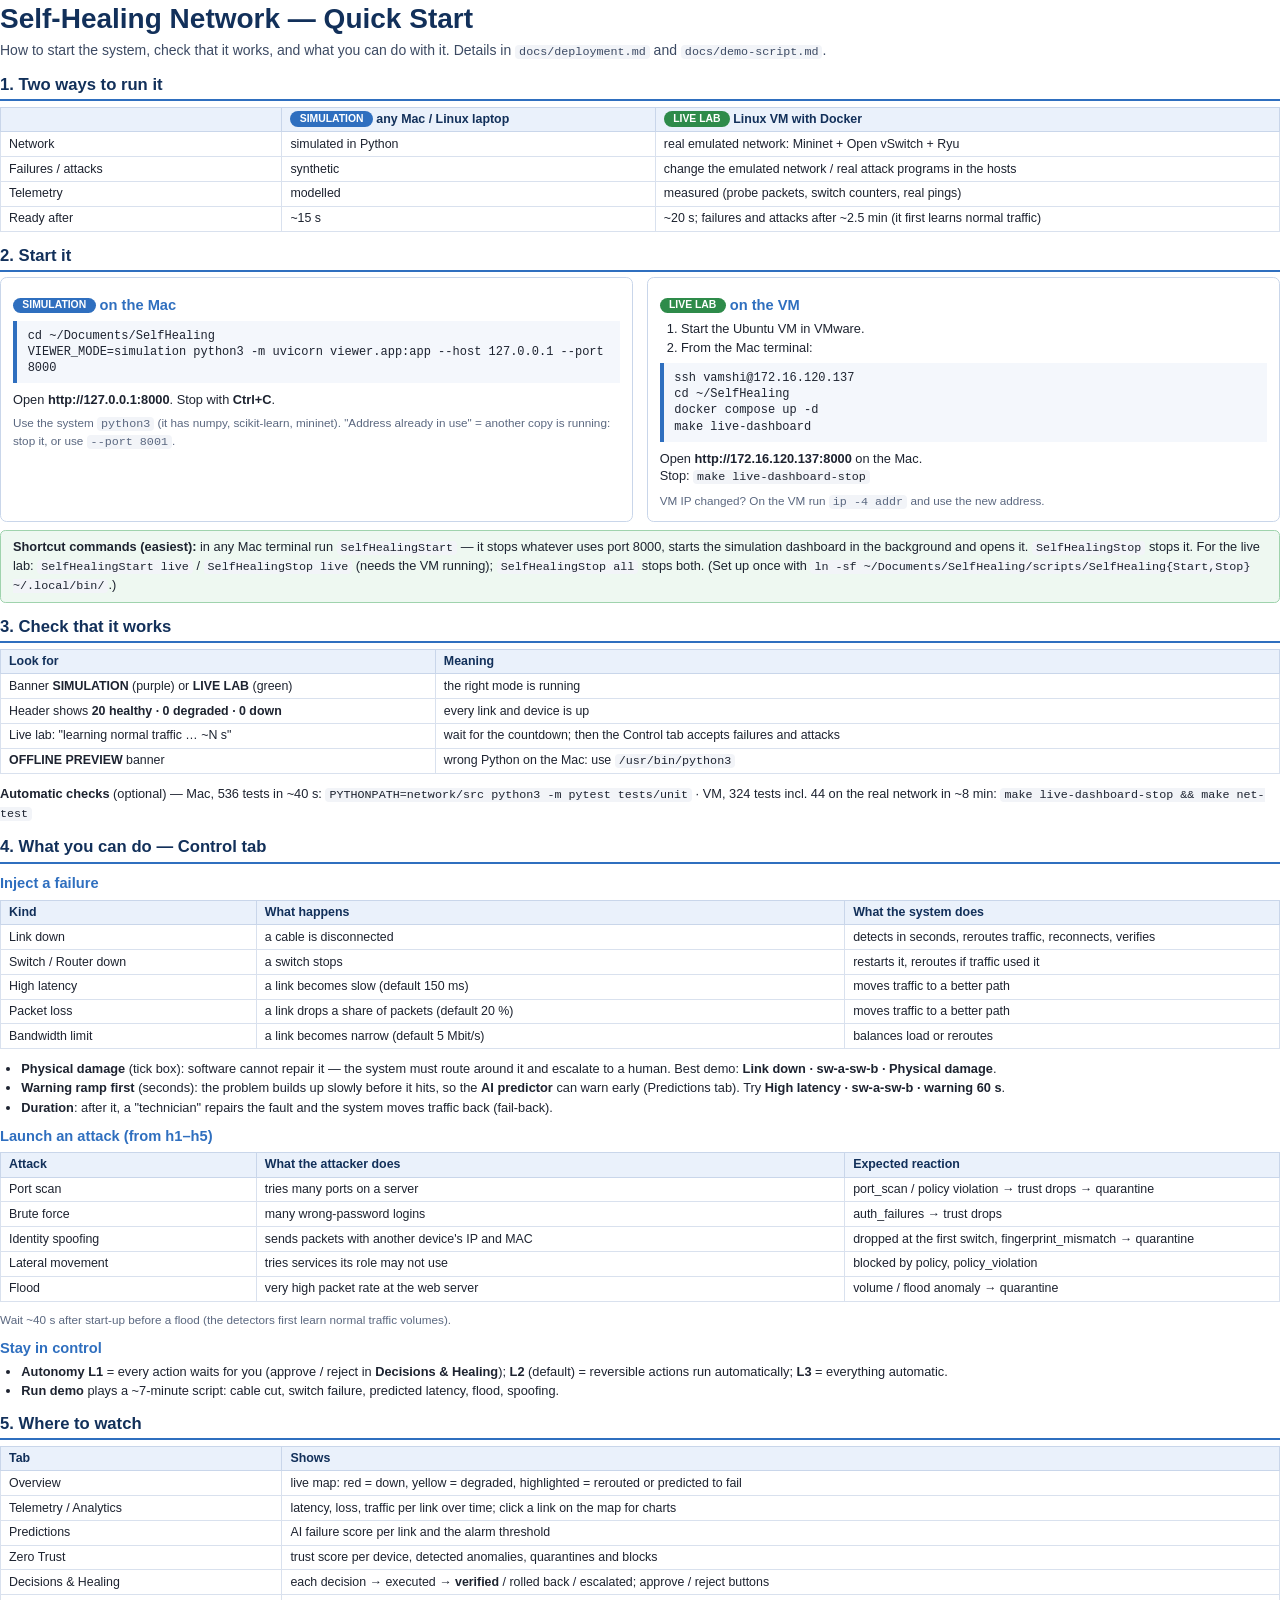
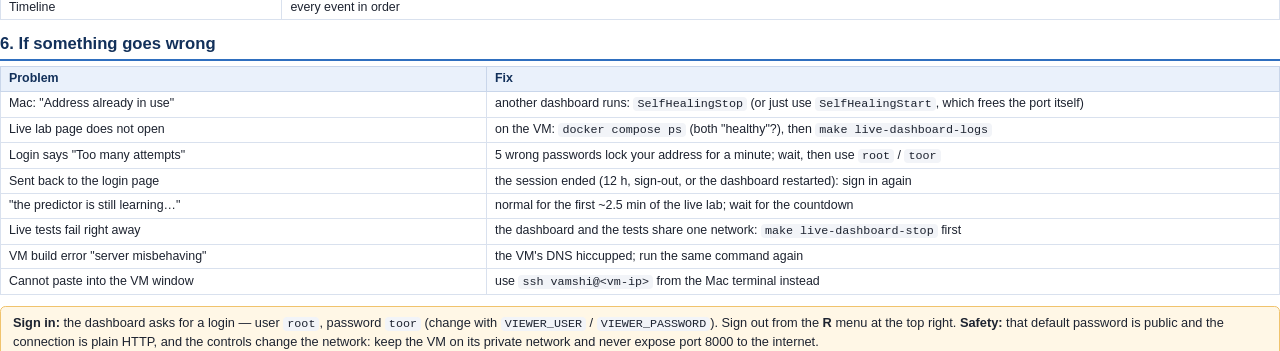
<file: docs/overview/quick-start.html>
<!DOCTYPE html>
<html lang="en">
<head>
<meta charset="utf-8">
<title>Self-Healing Network — Quick Start</title>
<style>
  @page { size: A4; margin: 14mm 14mm 14mm 14mm; }
  * { box-sizing: border-box; }
  body { font-family: -apple-system, "Helvetica Neue", Helvetica, Arial, sans-serif; font-size: 9.6pt;
         line-height: 1.36; color: #1d2330; margin: 0; }
  h1 { font-size: 21pt; color: #12305a; margin: 0 0 2pt; }
  .lead { color: #3c4a63; font-size: 10.5pt; margin: 0 0 8pt; }
  h2 { font-size: 12.5pt; color: #12305a; margin: 10pt 0 4pt; padding-bottom: 2pt; border-bottom: 1.6pt solid #2f6fbf; }
  h3 { font-size: 11pt; color: #2f6fbf; margin: 8pt 0 3pt; }
  p { margin: 3pt 0 5pt; }
  ol, ul { margin: 2pt 0 5pt 16pt; padding: 0; }
  li { margin: 1.5pt 0; }
  table { width: 100%; border-collapse: collapse; margin: 4pt 0 8pt; font-size: 9.3pt; page-break-inside: avoid; }
  th { background: #eaf1fb; color: #12305a; text-align: left; padding: 2.6pt 6pt; border: 0.6pt solid #c9d6ea; }
  td { padding: 2.6pt 6pt; border: 0.6pt solid #d9e1ee; vertical-align: top; }
  code { font-family: Menlo, Consolas, monospace; font-size: 8.8pt; background: #f2f4f8; padding: 0 3pt; border-radius: 3pt; }
  .cmd { font-family: Menlo, Consolas, monospace; font-size: 9pt; background: #f4f7fc; border-left: 3pt solid #2f6fbf;
         padding: 5pt 8pt; margin: 4pt 0 6pt; white-space: pre-wrap; page-break-inside: avoid; }
  .note { background: #fff7e6; border: 0.8pt solid #f0c36d; border-radius: 4pt; padding: 5pt 9pt; margin: 6pt 0; }
  .ok { background: #eef8f1; border: 0.8pt solid #9fd3ad; border-radius: 4pt; padding: 5pt 9pt; margin: 6pt 0; }
  .two { display: flex; gap: 10pt; }
  .two > div { flex: 1; }
  .box { border: 0.8pt solid #c9d6ea; border-radius: 5pt; padding: 5pt 9pt 3pt; page-break-inside: avoid; }
  .tag { display: inline-block; font-size: 7.8pt; font-weight: 700; color: #fff; background: #2f6fbf; border-radius: 8pt;
         padding: 0.5pt 7pt; vertical-align: 1pt; }
  .tag.live { background: #2e8b4a; }
  .small { font-size: 8.8pt; color: #5b6880; }
  .break { page-break-before: always; }
</style>
</head>
<body>

<h1>Self-Healing Network — Quick Start</h1>
<p class="lead">How to start the system, check that it works, and what you can do with it. Details in
<code>docs/deployment.md</code> and <code>docs/demo-script.md</code>.</p>

<h2>1. Two ways to run it</h2>
<table>
  <tr><th style="width:22%"></th><th><span class="tag">SIMULATION</span> any Mac / Linux laptop</th><th><span class="tag live">LIVE LAB</span> Linux VM with Docker</th></tr>
  <tr><td>Network</td><td>simulated in Python</td><td>real emulated network: Mininet + Open vSwitch + Ryu</td></tr>
  <tr><td>Failures / attacks</td><td>synthetic</td><td>change the emulated network / real attack programs in the hosts</td></tr>
  <tr><td>Telemetry</td><td>modelled</td><td>measured (probe packets, switch counters, real pings)</td></tr>
  <tr><td>Ready after</td><td>~15 s</td><td>~20 s; failures and attacks after ~2.5 min (it first learns normal traffic)</td></tr>
</table>

<h2>2. Start it</h2>
<div class="two">
<div class="box">
<h3><span class="tag">SIMULATION</span> on the Mac</h3>
<div class="cmd">cd ~/Documents/SelfHealing
VIEWER_MODE=simulation python3 -m uvicorn viewer.app:app --host 127.0.0.1 --port 8000</div>
<p>Open <b>http://127.0.0.1:8000</b>. Stop with <b>Ctrl+C</b>.</p>
<p class="small">Use the system <code>python3</code> (it has numpy, scikit-learn, mininet). "Address already in use" =
another copy is running: stop it, or use <code>--port 8001</code>.</p>
</div>
<div class="box">
<h3><span class="tag live">LIVE LAB</span> on the VM</h3>
<ol>
  <li>Start the Ubuntu VM in VMware.</li>
  <li>From the Mac terminal:</li>
</ol>
<div class="cmd">ssh vamshi@172.16.120.137
cd ~/SelfHealing
docker compose up -d
make live-dashboard</div>
<p>Open <b>http://172.16.120.137:8000</b> on the Mac.<br>Stop: <code>make live-dashboard-stop</code></p>
<p class="small">VM IP changed? On the VM run <code>ip -4 addr</code> and use the new address.</p>
</div>
</div>

<div class="ok"><b>Shortcut commands (easiest):</b> in any Mac terminal run <code>SelfHealingStart</code> — it stops whatever
uses port 8000, starts the simulation dashboard in the background and opens it. <code>SelfHealingStop</code> stops it.
For the live lab: <code>SelfHealingStart live</code> / <code>SelfHealingStop live</code> (needs the VM running);
<code>SelfHealingStop all</code> stops both. (Set up once with
<code>ln -sf ~/Documents/SelfHealing/scripts/SelfHealing{Start,Stop} ~/.local/bin/</code>.)</div>

<h2>3. Check that it works</h2>
<table>
  <tr><th style="width:34%">Look for</th><th>Meaning</th></tr>
  <tr><td>Banner <b>SIMULATION</b> (purple) or <b>LIVE LAB</b> (green)</td><td>the right mode is running</td></tr>
  <tr><td>Header shows <b>20 healthy · 0 degraded · 0 down</b></td><td>every link and device is up</td></tr>
  <tr><td>Live lab: "learning normal traffic … ~N s"</td><td>wait for the countdown; then the Control tab accepts failures and attacks</td></tr>
  <tr><td><b>OFFLINE PREVIEW</b> banner</td><td>wrong Python on the Mac: use <code>/usr/bin/python3</code></td></tr>
</table>
<p><b>Automatic checks</b> (optional) — Mac, 536 tests in ~40 s: <code>PYTHONPATH=network/src python3 -m pytest tests/unit</code>
· VM, 324 tests incl. 44 on the real network in ~8 min: <code>make live-dashboard-stop &amp;&amp; make net-test</code></p>

<h2 class="break">4. What you can do — Control tab</h2>
<h3>Inject a failure</h3>
<table>
  <tr><th style="width:20%">Kind</th><th>What happens</th><th style="width:34%">What the system does</th></tr>
  <tr><td>Link down</td><td>a cable is disconnected</td><td>detects in seconds, reroutes traffic, reconnects, verifies</td></tr>
  <tr><td>Switch / Router down</td><td>a switch stops</td><td>restarts it, reroutes if traffic used it</td></tr>
  <tr><td>High latency</td><td>a link becomes slow (default 150 ms)</td><td>moves traffic to a better path</td></tr>
  <tr><td>Packet loss</td><td>a link drops a share of packets (default 20 %)</td><td>moves traffic to a better path</td></tr>
  <tr><td>Bandwidth limit</td><td>a link becomes narrow (default 5 Mbit/s)</td><td>balances load or reroutes</td></tr>
</table>
<ul>
  <li><b>Physical damage</b> (tick box): software cannot repair it — the system must route around it and escalate to a
      human. Best demo: <b>Link down · sw-a-sw-b · Physical damage</b>.</li>
  <li><b>Warning ramp first</b> (seconds): the problem builds up slowly before it hits, so the <b>AI predictor</b> can warn
      early (Predictions tab). Try <b>High latency · sw-a-sw-b · warning 60 s</b>.</li>
  <li><b>Duration</b>: after it, a "technician" repairs the fault and the system moves traffic back (fail-back).</li>
</ul>

<h3>Launch an attack (from h1–h5)</h3>
<table>
  <tr><th style="width:20%">Attack</th><th>What the attacker does</th><th style="width:34%">Expected reaction</th></tr>
  <tr><td>Port scan</td><td>tries many ports on a server</td><td>port_scan / policy violation → trust drops → quarantine</td></tr>
  <tr><td>Brute force</td><td>many wrong-password logins</td><td>auth_failures → trust drops</td></tr>
  <tr><td>Identity spoofing</td><td>sends packets with another device's IP and MAC</td><td>dropped at the first switch, fingerprint_mismatch → quarantine</td></tr>
  <tr><td>Lateral movement</td><td>tries services its role may not use</td><td>blocked by policy, policy_violation</td></tr>
  <tr><td>Flood</td><td>very high packet rate at the web server</td><td>volume / flood anomaly → quarantine</td></tr>
</table>
<p class="small">Wait ~40 s after start-up before a flood (the detectors first learn normal traffic volumes).</p>

<h3>Stay in control</h3>
<ul>
  <li><b>Autonomy L1</b> = every action waits for you (approve / reject in <b>Decisions &amp; Healing</b>);
      <b>L2</b> (default) = reversible actions run automatically; <b>L3</b> = everything automatic.</li>
  <li><b>Run demo</b> plays a ~7-minute script: cable cut, switch failure, predicted latency, flood, spoofing.</li>
</ul>

<h2>5. Where to watch</h2>
<table>
  <tr><th style="width:22%">Tab</th><th>Shows</th></tr>
  <tr><td>Overview</td><td>live map: red = down, yellow = degraded, highlighted = rerouted or predicted to fail</td></tr>
  <tr><td>Telemetry / Analytics</td><td>latency, loss, traffic per link over time; click a link on the map for charts</td></tr>
  <tr><td>Predictions</td><td>AI failure score per link and the alarm threshold</td></tr>
  <tr><td>Zero Trust</td><td>trust score per device, detected anomalies, quarantines and blocks</td></tr>
  <tr><td>Decisions &amp; Healing</td><td>each decision → executed → <b>verified</b> / rolled back / escalated; approve / reject buttons</td></tr>
  <tr><td>Timeline</td><td>every event in order</td></tr>
</table>

<h2 class="break">6. If something goes wrong</h2>
<table>
  <tr><th style="width:38%">Problem</th><th>Fix</th></tr>
  <tr><td>Mac: "Address already in use"</td><td>another dashboard runs: <code>SelfHealingStop</code> (or just use <code>SelfHealingStart</code>, which frees the port itself)</td></tr>
  <tr><td>Live lab page does not open</td><td>on the VM: <code>docker compose ps</code> (both "healthy"?), then <code>make live-dashboard-logs</code></td></tr>
  <tr><td>Login says "Too many attempts"</td><td>5 wrong passwords lock your address for a minute; wait, then use <code>root</code> / <code>toor</code></td></tr>
  <tr><td>Sent back to the login page</td><td>the session ended (12 h, sign-out, or the dashboard restarted): sign in again</td></tr>
  <tr><td>"the predictor is still learning…"</td><td>normal for the first ~2.5 min of the live lab; wait for the countdown</td></tr>
  <tr><td>Live tests fail right away</td><td>the dashboard and the tests share one network: <code>make live-dashboard-stop</code> first</td></tr>
  <tr><td>VM build error "server misbehaving"</td><td>the VM's DNS hiccupped; run the same command again</td></tr>
  <tr><td>Cannot paste into the VM window</td><td>use <code>ssh vamshi@&lt;vm-ip&gt;</code> from the Mac terminal instead</td></tr>
</table>
<div class="note"><b>Sign in:</b> the dashboard asks for a login — user <code>root</code>, password <code>toor</code>
(change with <code>VIEWER_USER</code> / <code>VIEWER_PASSWORD</code>). Sign out from the <b>R</b> menu at the top right.
<b>Safety:</b> that default password is public and the connection is plain HTTP, and the controls change the network: keep the
VM on its private network and never expose port 8000 to the internet.</div>

</body>
</html>
</file>
